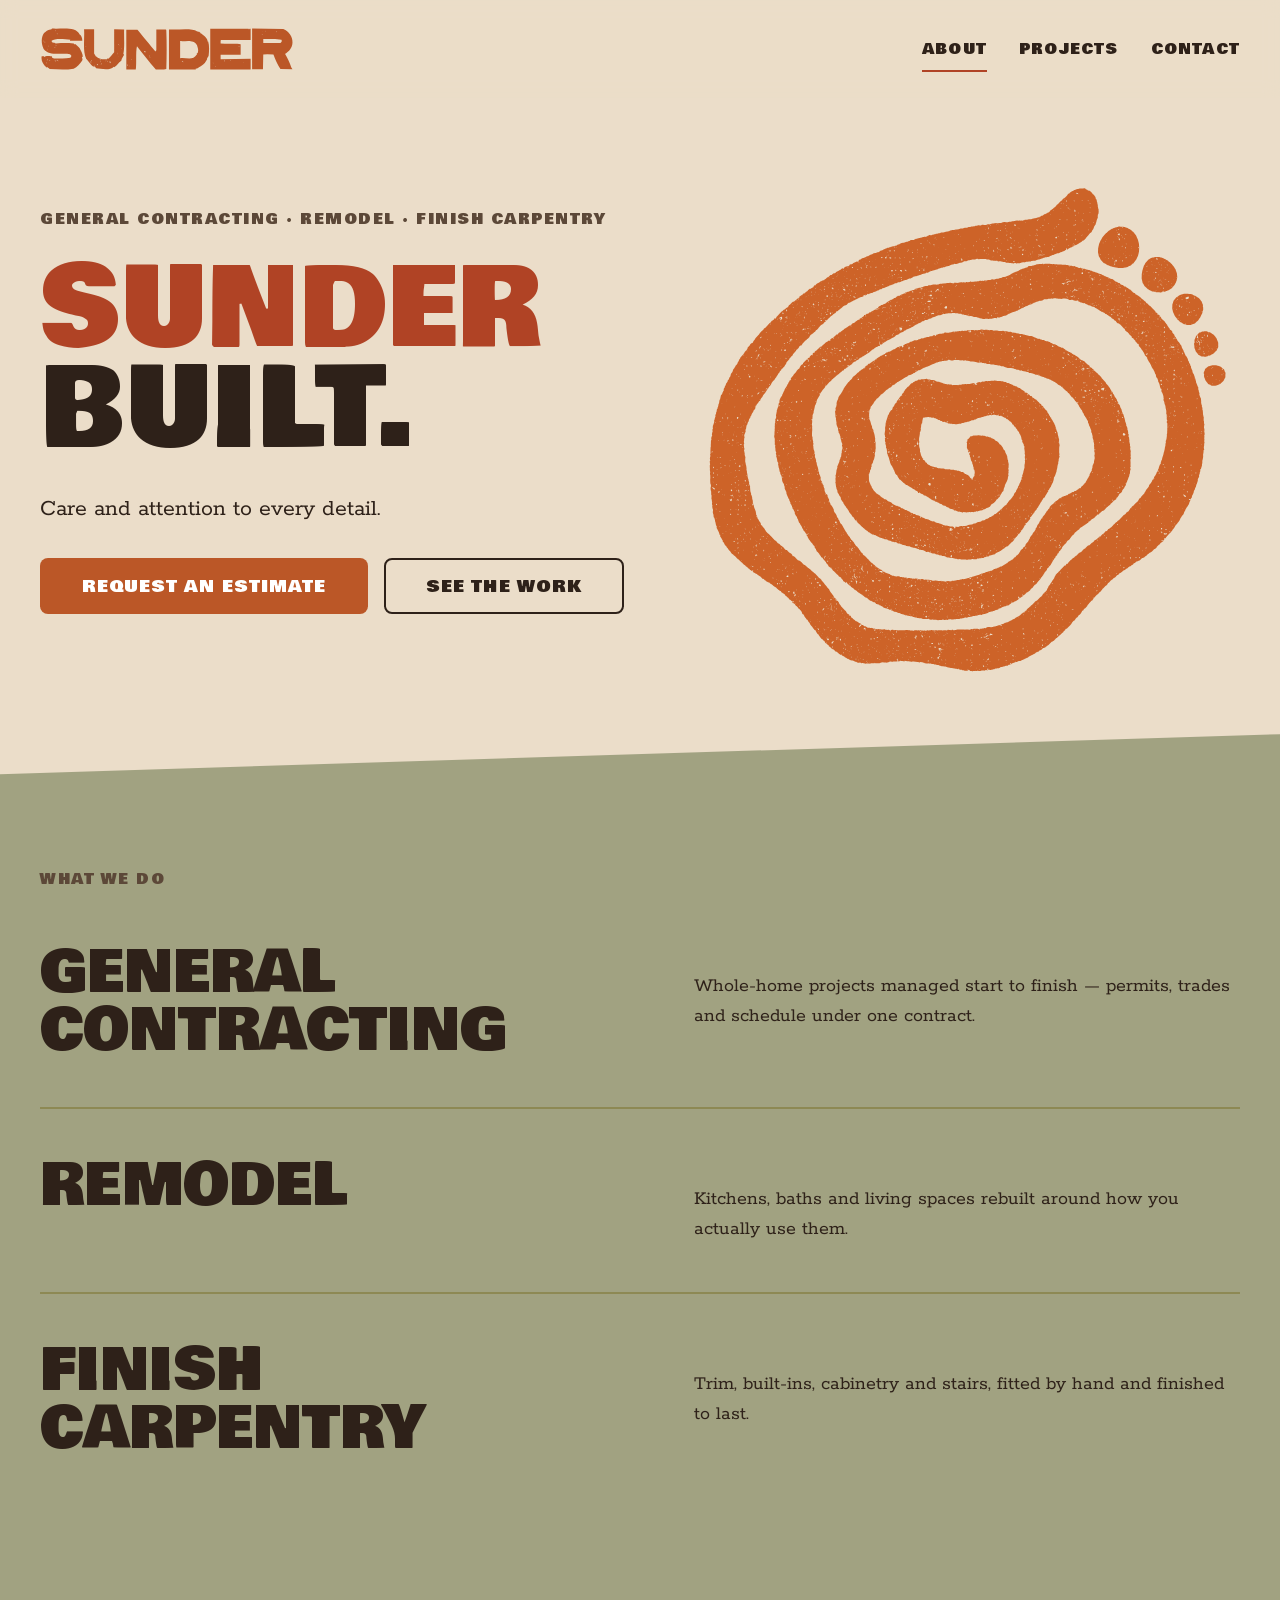
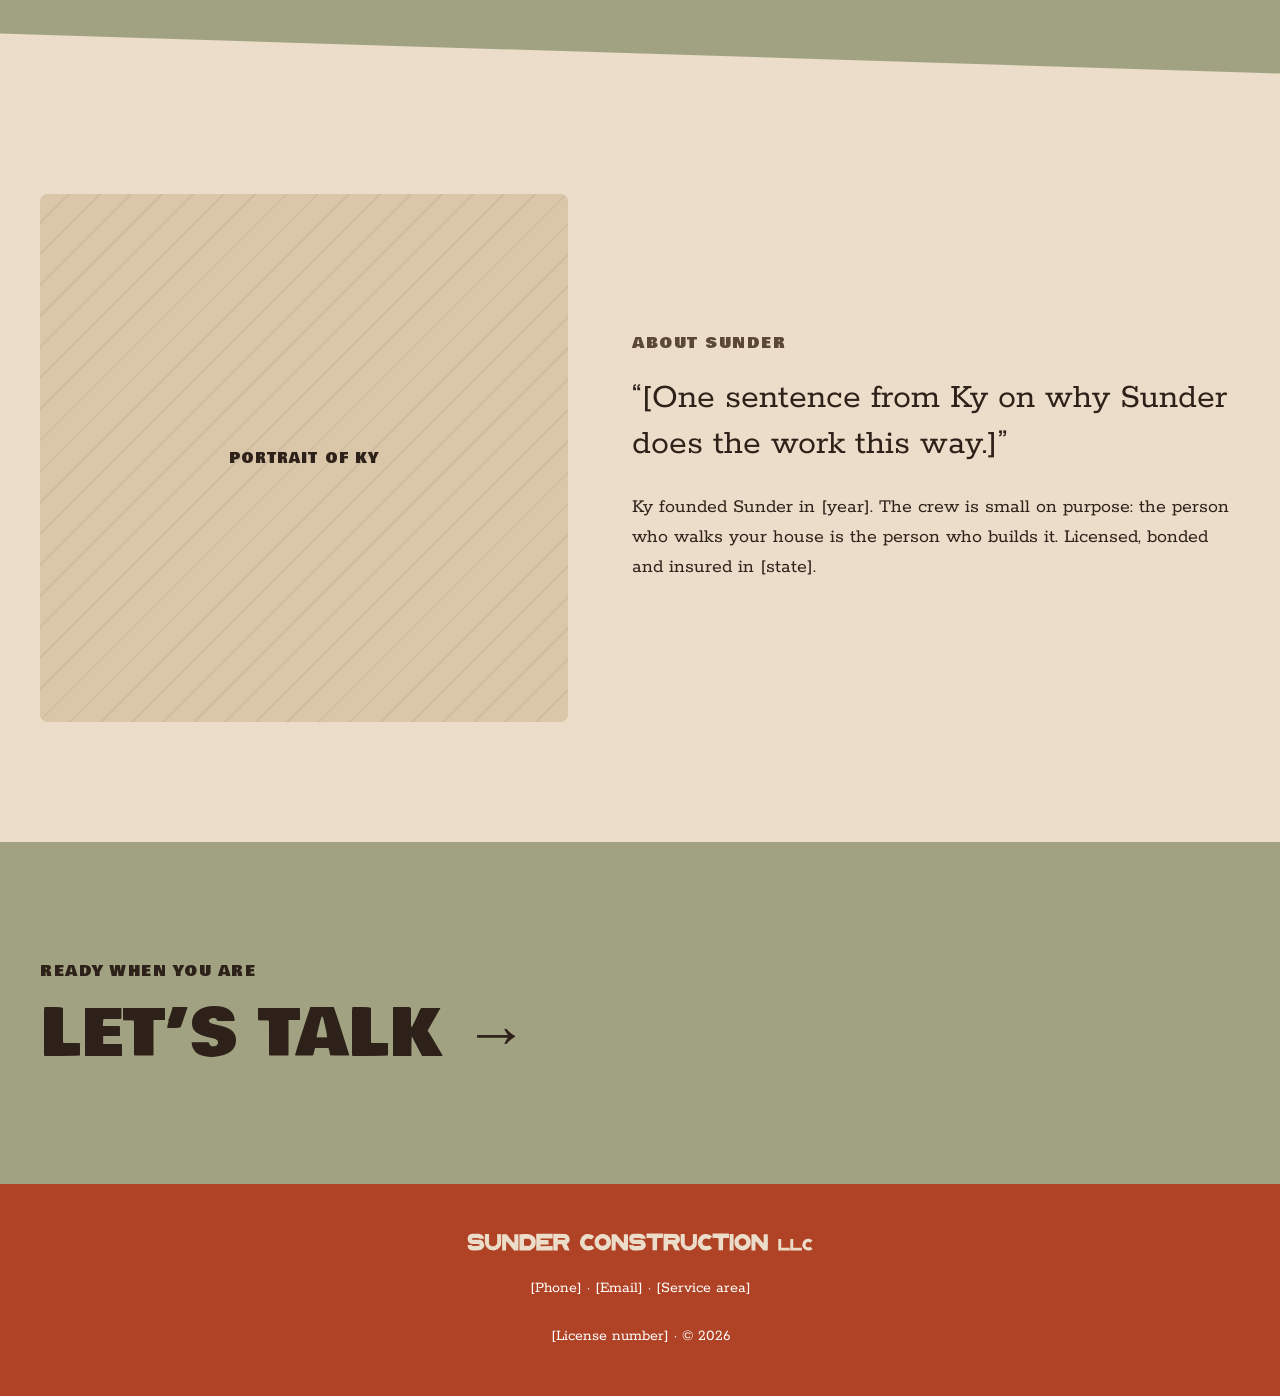
<file: index.html>
<!doctype html>
<html lang="en" class="no-js">
<head>
<meta charset="utf-8">
<meta name="viewport" content="width=device-width, initial-scale=1">
<title>Sunder Construction — Home remodels, built well</title>
<meta name="description" content="Sunder Construction is a general contractor specializing in well-crafted, high-quality home remodels and finish carpentry.">
<meta name="theme-color" content="#ebddc9">
<link rel="icon" href="assets/sunder-spiral.svg" type="image/svg+xml">
<link rel="preconnect" href="https://fonts.googleapis.com">
<link rel="preconnect" href="https://fonts.gstatic.com" crossorigin>
<link rel="stylesheet" href="https://fonts.googleapis.com/css2?family=Bowlby+One&amp;family=Rokkitt:wght@400;700&amp;display=swap">
<link rel="stylesheet" href="css/tokens.css">
<link rel="stylesheet" href="css/site.css">
<script src="js/site.js" defer></script>
</head>
<body>
<a class="skip-link" href="#main">Skip to content</a>
<div class="site">
<img class="bg-mark" src="assets/sunder-spiral.svg" alt="" aria-hidden="true" data-after=".slant">
<header class="nav">
<div class="wrap nav-in">
<a class="nav-logo" href="index.html" aria-label="Sunder home"><img src="assets/sunder-wordmark.svg" alt="Sunder" width="170" height="44"></a>
<nav class="nav-links" aria-label="Main">
<a href="index.html" aria-current="page">About</a>
<a href="projects.html">Projects</a>
<a href="contact.html">Contact</a>
<span class="nav-ul" aria-hidden="true"></span>
</nav>
</div>
</header>

<main id="main">
<section class="wrap about-hero">
<div class="about-hero-text">
<p class="eyebrow">General contracting · Remodel · Finish carpentry</p>
<h1 class="page-title"><span class="line accent">Sunder</span><span class="line line-2">Built.</span></h1>
<p class="lead">Care and attention to every detail.</p>
<div class="actions">
<a class="btn btn-primary" href="contact.html">Request an estimate</a>
<a class="btn btn-secondary" href="projects.html">See the work</a>
</div>
</div>
<div class="about-hero-art" aria-hidden="true">
<svg class="spiral" viewBox="150 63 718 673" preserveAspectRatio="xMidYMid meet" aria-hidden="true" focusable="false"><defs><mask id="sunder-reveal-about" maskUnits="userSpaceOnUse" x="100" y="20" width="820" height="760"><path class="sp-path" d="M524.3 421.2 L525.9 423.2 L528.0 426.0 L530.3 429.0 L532.5 432.0 L534.4 435.0 L535.9 438.0 L537.1 441.0 L538.0 444.0 L538.7 447.0 L539.2 450.0 L539.4 453.0 L539.2 456.0 L538.8 459.0 L538.4 462.0 L537.9 465.0 L537.2 468.0 L536.5 471.0 L535.6 474.0 L534.3 477.0 L532.4 479.7 L529.9 481.8 L527.0 483.2 L524.0 484.2 L521.0 485.1 L518.0 485.9 L515.0 486.5 L512.0 487.0 L509.0 487.1 L506.0 486.8 L503.0 486.3 L500.0 485.8 L497.0 485.0 L494.0 483.8 L491.0 482.1 L488.0 480.3 L485.0 478.8 L482.0 477.3 L479.0 476.0 L476.0 474.8 L473.0 473.6 L470.0 472.6 L467.0 471.7 L464.0 470.9 L461.0 470.0 L458.0 469.1 L455.0 468.1 L452.0 466.9 L449.0 465.7 L446.0 464.3 L443.0 462.8 L440.0 461.0 L437.1 458.7 L434.3 455.9 L431.8 453.0 L429.7 450.0 L428.2 447.0 L427.0 444.0 L425.9 441.0 L425.0 438.0 L424.3 435.0 L423.7 432.0 L423.1 429.0 L422.5 426.0 L422.1 423.0 L421.7 420.0 L421.3 417.0 L420.8 414.0 L420.4 411.0 L420.2 408.0 L420.4 405.0 L420.7 402.0 L421.3 399.0 L422.0 396.0 L422.9 393.0 L423.9 390.0 L424.9 387.0 L426.0 384.0 L427.2 381.0 L428.3 378.0 L429.6 375.0 L431.1 372.0 L433.0 369.2 L435.6 366.7 L438.5 365.0 L441.5 363.7 L444.5 362.5 L447.5 361.5 L450.5 360.6 L453.5 359.9 L456.5 359.6 L459.5 359.6 L462.5 359.8 L465.5 359.9 L468.5 360.0 L471.5 360.0 L474.5 360.0 L477.5 360.2 L480.5 360.4 L483.5 360.6 L486.5 361.0 L489.5 361.4 L492.5 361.7 L495.5 361.7 L498.5 361.3 L501.5 360.8 L504.5 360.4 L507.5 360.1 L510.5 359.7 L513.5 359.3 L516.5 359.0 L519.5 358.6 L522.5 358.2 L525.5 358.1 L528.5 358.0 L531.5 357.9 L534.5 357.8 L537.5 357.6 L540.5 357.5 L543.5 357.6 L546.5 357.9 L549.5 358.4 L552.5 359.0 L555.5 359.5 L558.5 360.1 L561.5 360.7 L564.5 361.6 L567.5 362.6 L570.5 363.9 L573.5 365.4 L576.5 367.2 L579.5 369.2 L582.5 371.5 L585.5 374.1 L588.5 377.0 L591.3 380.0 L593.9 383.0 L596.2 386.0 L598.2 389.0 L599.9 392.0 L601.3 395.0 L602.7 398.0 L604.1 401.0 L605.3 404.0 L606.2 407.0 L607.1 410.0 L607.8 413.0 L608.5 416.0 L608.9 419.0 L609.3 422.0 L609.7 425.0 L609.8 428.0 L609.6 431.0 L609.3 434.0 L609.0 437.0 L608.6 440.0 L608.1 443.0 L607.6 446.0 L607.2 449.0 L606.8 452.0 L606.3 455.0 L605.7 458.0 L605.0 461.0 L604.1 464.0 L603.1 467.0 L602.1 470.0 L600.9 473.0 L599.7 476.0 L598.4 479.0 L597.0 482.0 L595.5 485.0 L593.9 488.0 L592.3 491.0 L590.6 494.0 L588.7 497.0 L586.8 500.0 L584.8 503.0 L582.8 506.0 L580.7 509.0 L578.5 512.0 L576.1 514.9 L573.7 517.7 L571.2 520.6 L568.6 523.5 L566.0 526.3 L563.2 529.0 L560.4 531.5 L557.5 534.0 L554.5 536.4 L551.5 538.6 L548.5 540.5 L545.5 542.2 L542.5 543.8 L539.5 545.3 L536.5 546.7 L533.5 547.9 L530.5 549.1 L527.5 550.2 L524.5 551.1 L521.5 551.8 L518.5 552.5 L515.5 553.3 L512.5 553.9 L509.5 554.3 L506.5 554.4 L503.5 554.3 L500.5 554.0 L497.5 553.6 L494.5 553.3 L491.5 553.0 L488.5 552.6 L485.5 552.2 L482.5 551.8 L479.5 551.5 L476.5 551.1 L473.5 550.5 L470.5 549.8 L467.5 549.1 L464.5 548.3 L461.5 547.6 L458.5 546.7 L455.5 545.7 L452.5 544.8 L449.5 543.8 L446.5 542.9 L443.5 542.0 L440.5 541.2 L437.5 540.2 L434.5 539.2 L431.5 538.1 L428.5 536.9 L425.5 535.9 L422.5 534.9 L419.5 533.8 L416.5 532.6 L413.5 531.5 L410.5 530.3 L407.5 529.0 L404.5 527.7 L401.5 526.4 L398.5 525.0 L395.5 523.6 L392.5 522.1 L389.5 520.4 L386.5 518.3 L383.5 516.2 L380.5 514.0 L377.5 511.7 L374.5 509.4 L371.5 506.8 L368.6 504.0 L365.9 501.0 L363.6 498.0 L361.6 495.0 L359.9 492.0 L358.3 489.0 L356.9 486.0 L355.8 483.0 L355.0 480.0 L354.4 477.0 L353.8 474.0 L353.3 471.0 L352.9 468.0 L352.8 465.0 L353.1 462.0 L353.5 459.0 L353.8 456.0 L354.1 453.0 L354.4 450.0 L354.7 447.0 L355.1 444.0 L355.5 441.0 L356.0 438.0 L356.3 435.0 L356.7 432.0 L357.1 429.0 L357.5 426.0 L357.8 423.0 L357.8 420.0 L357.5 417.0 L357.1 414.0 L356.7 411.0 L356.3 408.0 L355.9 405.0 L355.4 402.0 L355.0 399.0 L354.5 396.0 L354.2 393.0 L353.9 390.0 L353.5 387.0 L353.0 384.0 L352.7 381.0 L352.6 378.0 L353.0 375.0 L353.6 372.0 L354.3 369.0 L355.0 366.0 L355.7 363.0 L356.5 360.0 L357.6 357.0 L359.0 354.1 L360.8 351.2 L363.0 348.4 L365.3 345.5 L367.7 342.8 L370.3 340.2 L373.1 337.6 L376.0 335.0 L378.9 332.6 L381.7 330.3 L384.6 328.0 L387.5 325.8 L390.5 323.7 L393.5 321.6 L396.5 319.6 L399.5 317.5 L402.5 315.5 L405.5 313.7 L408.5 311.9 L411.5 310.2 L414.5 308.7 L417.5 307.3 L420.5 305.8 L423.5 304.2 L426.5 302.7 L429.5 301.3 L432.5 300.1 L435.5 298.8 L438.5 297.5 L441.5 296.2 L444.5 294.9 L447.5 293.7 L450.5 292.5 L453.5 291.6 L456.5 290.8 L459.5 290.0 L462.5 289.4 L465.5 288.8 L468.5 288.2 L471.5 287.8 L474.5 287.4 L477.5 287.0 L480.5 286.6 L483.5 286.3 L486.5 285.9 L489.5 285.6 L492.5 285.4 L495.5 285.2 L498.5 285.0 L501.5 284.9 L504.5 284.6 L507.5 284.3 L510.5 284.1 L513.5 284.0 L516.5 284.0 L519.5 284.1 L522.5 284.1 L525.5 284.1 L528.5 284.2 L531.5 284.5 L534.5 284.9 L537.5 285.1 L540.5 285.4 L543.5 285.8 L546.5 286.2 L549.5 286.7 L552.5 287.3 L555.5 287.8 L558.5 288.4 L561.5 288.9 L564.5 289.4 L567.5 290.0 L570.5 290.5 L573.5 291.1 L576.5 291.8 L579.5 292.7 L582.5 293.7 L585.5 294.4 L588.5 295.1 L591.5 295.8 L594.5 296.6 L597.5 297.5 L600.5 298.4 L603.5 299.3 L606.5 300.3 L609.5 301.3 L612.5 302.4 L615.5 303.6 L618.5 304.6 L621.5 305.8 L624.5 307.1 L627.5 308.5 L630.5 309.9 L633.5 311.3 L636.5 312.7 L639.5 314.3 L642.5 316.0 L645.5 317.9 L648.5 320.0 L651.5 322.0 L654.5 324.2 L657.5 326.8 L660.5 329.5 L663.4 332.2 L666.2 335.0 L668.9 337.8 L671.6 340.6 L674.2 343.5 L676.7 346.5 L678.9 349.5 L681.0 352.5 L683.1 355.5 L685.1 358.5 L686.9 361.5 L688.6 364.5 L690.3 367.5 L691.9 370.5 L693.4 373.5 L694.8 376.5 L696.2 379.5 L697.4 382.5 L698.5 385.5 L699.5 388.5 L700.4 391.5 L701.3 394.5 L702.1 397.5 L702.8 400.5 L703.3 403.5 L703.7 406.5 L704.2 409.5 L704.7 412.5 L705.1 415.5 L705.4 418.5 L705.7 421.5 L706.0 424.5 L706.2 427.5 L706.5 430.5 L706.7 433.5 L706.9 436.5 L706.7 439.5 L706.4 442.5 L705.9 445.5 L705.4 448.5 L704.9 451.5 L704.4 454.5 L703.7 457.5 L702.7 460.5 L701.6 463.5 L700.2 466.5 L698.8 469.5 L697.3 472.5 L695.7 475.5 L693.7 478.5 L691.6 481.5 L689.4 484.5 L686.9 487.4 L684.2 490.1 L681.4 492.8 L678.5 495.3 L675.5 497.5 L672.5 499.5 L669.5 501.4 L666.5 503.2 L663.5 505.1 L660.5 506.9 L657.5 508.8 L654.5 510.8 L651.5 512.8 L648.6 514.9 L645.7 517.2 L642.9 519.7 L640.1 522.5 L637.5 525.5 L635.0 528.5 L632.7 531.4 L630.4 534.2 L628.1 537.1 L625.9 540.0 L623.7 543.0 L621.8 546.0 L619.9 549.0 L618.0 552.0 L616.2 555.0 L614.1 558.0 L612.1 561.0 L610.2 564.0 L608.4 567.0 L606.3 570.0 L604.1 573.0 L601.9 576.0 L599.6 579.0 L597.3 582.0 L595.1 584.9 L592.8 587.8 L590.4 590.5 L587.8 593.2 L584.9 595.6 L582.0 598.0 L579.0 600.5 L576.0 602.8 L573.0 604.8 L570.0 606.7 L567.0 608.5 L564.0 610.2 L561.0 611.9 L558.0 613.4 L555.0 614.7 L552.0 616.0 L549.0 617.3 L546.0 618.7 L543.0 620.0 L540.0 621.0 L537.0 622.0 L534.0 623.1 L531.0 624.1 L528.0 625.2 L525.0 626.0 L522.0 626.7 L519.0 627.4 L516.0 628.1 L513.0 628.9 L510.0 629.7 L507.0 630.2 L504.0 630.6 L501.0 631.0 L498.0 631.4 L495.0 631.7 L492.0 631.9 L489.0 632.2 L486.0 632.4 L483.0 632.6 L480.0 632.9 L477.0 633.2 L474.0 633.3 L471.0 633.3 L468.0 633.1 L465.0 632.9 L462.0 632.6 L459.0 632.3 L456.0 631.9 L453.0 631.4 L450.0 630.9 L447.0 630.5 L444.0 630.0 L441.0 629.5 L438.0 628.9 L435.0 628.2 L432.0 627.6 L429.0 627.1 L426.0 626.4 L423.0 625.7 L420.0 625.0 L417.0 624.4 L414.0 623.7 L411.0 622.8 L408.0 622.0 L405.0 621.1 L402.0 620.2 L399.0 619.3 L396.0 618.4 L393.0 617.4 L390.0 616.2 L387.0 614.7 L384.0 613.0 L381.0 611.4 L378.0 609.6 L375.0 607.6 L372.0 605.6 L369.0 603.4 L366.0 601.1 L363.0 598.6 L360.0 596.0 L357.1 593.4 L354.2 590.8 L351.4 588.0 L348.6 585.2 L345.9 582.4 L343.3 579.5 L340.6 576.5 L338.0 573.5 L335.5 570.5 L333.0 567.5 L330.7 564.5 L328.5 561.5 L326.2 558.5 L324.0 555.5 L321.9 552.5 L320.0 549.5 L318.1 546.5 L316.3 543.5 L314.5 540.5 L312.5 537.5 L310.6 534.5 L308.8 531.5 L307.2 528.5 L305.8 525.5 L304.1 522.5 L302.4 519.5 L300.8 516.5 L299.4 513.5 L298.0 510.5 L296.4 507.5 L295.0 504.5 L293.7 501.5 L292.5 498.5 L291.4 495.5 L290.2 492.5 L288.9 489.5 L287.7 486.5 L286.7 483.5 L285.6 480.5 L284.6 477.5 L283.6 474.5 L282.6 471.5 L281.6 468.5 L280.7 465.5 L279.9 462.5 L279.0 459.5 L278.3 456.5 L277.6 453.5 L276.8 450.5 L276.0 447.5 L275.4 444.5 L274.9 441.5 L274.3 438.5 L273.7 435.5 L273.1 432.5 L272.6 429.5 L272.2 426.5 L271.9 423.5 L271.6 420.5 L271.3 417.5 L270.9 414.5 L270.7 411.5 L270.5 408.5 L270.5 405.5 L270.6 402.5 L270.8 399.5 L271.2 396.5 L271.5 393.5 L271.9 390.5 L272.2 387.5 L272.6 384.5 L273.0 381.5 L273.5 378.5 L274.0 375.5 L274.6 372.5 L275.3 369.5 L276.0 366.5 L276.9 363.5 L277.9 360.5 L279.0 357.5 L280.1 354.5 L281.3 351.5 L282.5 348.5 L284.0 345.5 L285.6 342.5 L287.3 339.5 L289.2 336.5 L291.3 333.5 L293.4 330.5 L295.7 327.5 L298.2 324.5 L300.8 321.6 L303.5 318.9 L306.3 316.2 L309.1 313.6 L311.8 311.0 L314.6 308.5 L317.5 306.0 L320.5 303.5 L323.5 301.2 L326.5 298.9 L329.5 296.6 L332.5 294.4 L335.5 292.2 L338.5 290.1 L341.5 287.9 L344.5 285.7 L347.5 283.6 L350.5 281.5 L353.5 279.6 L356.5 277.5 L359.5 275.3 L362.5 273.2 L365.5 271.2 L368.5 269.4 L371.5 267.6 L374.5 265.7 L377.5 263.8 L380.5 261.8 L383.5 259.9 L386.5 258.1 L389.5 256.3 L392.5 254.5 L395.5 252.8 L398.5 251.0 L401.4 249.3 L404.2 247.5 L407.0 245.8 L410.0 244.3 L413.0 242.8 L416.0 241.1 L419.0 239.4 L422.0 237.7 L425.0 236.2 L428.0 234.6 L431.0 233.2 L434.0 231.9 L437.0 230.7 L440.0 229.5 L443.0 228.2 L446.0 227.1 L449.0 226.0 L452.0 224.9 L455.0 223.9 L458.0 223.1 L461.0 222.4 L464.0 221.8 L467.0 221.2 L470.0 220.8 L473.0 220.4 L476.0 220.1 L479.0 219.8 L482.0 219.6 L485.0 219.5 L488.0 219.4 L491.0 219.2 L494.0 219.0 L497.0 218.9 L500.0 218.7 L503.0 218.5 L506.0 218.6 L509.0 218.6 L512.0 218.6 L515.0 218.7 L518.0 218.8 L521.0 219.1 L524.0 219.4 L527.0 219.6 L530.0 219.8 L533.0 219.9 L536.0 219.7 L539.0 219.3 L542.0 218.5 L545.0 217.7 L548.0 217.0 L551.0 216.4 L554.0 215.7 L557.0 214.9 L560.0 214.0 L563.0 213.1 L566.0 212.2 L569.0 211.3 L572.0 210.3 L575.0 209.3 L578.0 208.2 L581.0 207.1 L584.0 205.8 L587.0 204.6 L590.0 203.5 L593.0 202.4 L596.0 201.4 L599.0 200.4 L602.0 199.6 L605.0 198.9 L608.0 198.3 L611.0 197.8 L614.0 197.4 L617.0 197.0 L620.0 196.7 L623.0 196.6 L626.0 196.6 L629.0 196.8 L632.0 197.0 L635.0 197.3 L638.0 197.7 L641.0 198.1 L644.0 198.5 L647.0 198.8 L650.0 199.1 L653.0 199.4 L656.0 199.7 L659.0 200.2 L662.0 200.8 L665.0 201.7 L668.0 202.5 L671.0 203.3 L674.0 204.2 L677.0 205.2 L680.0 206.2 L683.0 207.4 L686.0 208.5 L689.0 209.7 L692.0 211.1 L695.0 212.5 L698.0 214.0 L701.0 215.5 L704.0 217.2 L707.0 219.0 L710.0 220.7 L713.0 222.4 L716.0 224.4 L719.0 226.6 L722.0 228.8 L725.0 231.1 L728.0 233.4 L731.0 235.9 L734.0 238.4 L737.0 241.1 L740.0 244.0 L742.9 246.8 L745.7 249.6 L748.5 252.5 L751.2 255.4 L753.8 258.3 L756.2 261.1 L758.5 264.0 L761.0 267.0 L763.3 270.0 L765.5 273.0 L767.5 276.0 L769.5 279.0 L771.5 282.0 L773.4 285.0 L775.2 288.0 L777.0 291.0 L778.8 294.0 L780.6 297.0 L782.3 300.0 L783.9 303.0 L785.3 306.0 L786.6 309.0 L787.9 312.0 L789.2 315.0 L790.6 318.0 L791.8 321.0 L793.0 324.0 L794.2 327.0 L795.3 330.0 L796.3 333.0 L797.2 336.0 L797.9 339.0 L798.8 342.0 L799.7 345.0 L800.6 348.0 L801.4 351.0 L802.0 354.0 L802.6 357.0 L803.2 360.0 L803.7 363.0 L804.2 366.0 L804.7 369.0 L805.0 372.0 L805.4 375.0 L805.8 378.0 L806.1 381.0 L806.4 384.0 L806.6 387.0 L806.8 390.0 L807.0 393.0 L807.2 396.0 L807.4 399.0 L807.6 402.0 L807.7 405.0 L807.7 408.0 L807.5 411.0 L807.4 414.0 L807.2 417.0 L807.0 420.0 L806.7 423.0 L806.3 426.0 L805.7 429.0 L805.2 432.0 L804.6 435.0 L804.1 438.0 L803.5 441.0 L802.8 444.0 L802.1 447.0 L801.4 450.0 L800.5 453.0 L799.7 456.0 L798.6 459.0 L797.6 462.0 L796.5 465.0 L795.4 468.0 L794.2 471.0 L793.0 474.0 L791.7 477.0 L790.3 480.0 L788.8 483.0 L787.2 486.0 L785.5 489.0 L783.8 492.0 L782.0 495.0 L780.2 498.0 L778.3 501.0 L776.3 504.0 L774.3 507.0 L772.1 510.0 L769.7 513.0 L767.3 516.0 L764.9 518.9 L762.4 521.7 L759.9 524.3 L757.5 526.9 L755.1 529.6 L752.4 532.4 L749.5 535.2 L746.7 538.0 L743.9 540.7 L741.0 543.4 L738.1 545.8 L735.3 548.1 L732.4 550.4 L729.5 552.9 L726.5 555.2 L723.5 557.4 L720.5 559.5 L717.5 561.6 L714.5 563.9 L711.5 566.2 L708.5 568.5 L705.5 570.7 L702.5 572.9 L699.5 575.2 L696.5 577.5 L693.5 579.8 L690.5 582.2 L687.7 584.7 L684.9 587.2 L682.0 589.7 L679.0 592.3 L676.1 595.0 L673.3 597.7 L670.5 600.5 L667.9 603.1 L665.2 605.6 L662.6 608.2 L659.9 610.9 L657.3 613.6 L654.7 616.2 L652.3 619.0 L650.1 622.0 L647.9 625.0 L645.7 628.0 L643.5 631.0 L641.2 634.0 L638.9 637.0 L636.6 640.0 L634.1 643.0 L631.6 646.0 L628.9 648.9 L626.0 651.7 L623.1 654.4 L620.3 657.1 L617.4 659.8 L614.5 662.5 L611.5 665.2 L608.5 667.8 L605.5 670.3 L602.5 672.6 L599.5 674.9 L596.5 676.9 L593.5 678.8 L590.5 680.7 L587.5 682.4 L584.5 683.9 L581.5 685.4 L578.5 686.8 L575.5 688.1 L572.5 689.4 L569.5 690.6 L566.5 691.7 L563.5 692.6 L560.5 693.4 L557.5 694.1 L554.5 694.9 L551.5 695.6 L548.5 696.3 L545.5 697.0 L542.5 697.6 L539.5 698.1 L536.5 698.7 L533.5 699.2 L530.5 699.6 L527.5 700.1 L524.5 700.4 L521.5 700.7 L518.5 700.8 L515.5 700.8 L512.5 700.6 L509.5 700.3 L506.5 700.1 L503.5 700.0 L500.5 699.8 L497.5 699.5 L494.5 699.2 L491.5 698.9 L488.5 698.6 L485.5 698.3 L482.5 698.1 L479.5 698.0 L476.5 698.0 L473.5 697.8 L470.5 697.6 L467.5 697.2 L464.5 697.1 L461.5 697.0 L458.5 696.9 L455.5 696.7 L452.5 696.5 L449.5 696.5 L446.5 696.5 L443.5 696.5 L440.5 696.5 L437.5 696.5 L434.5 696.5 L431.5 696.5 L428.5 696.5 L425.5 696.5 L422.5 696.5 L419.5 696.5 L416.5 696.4 L413.5 696.3 L410.5 696.1 L407.5 696.0 L404.5 696.0 L401.5 696.0 L398.5 696.0 L395.5 696.0 L392.5 696.0 L389.5 696.0 L386.5 696.0 L383.5 696.1 L380.5 696.2 L377.5 696.0 L374.5 695.6 L371.5 695.0 L368.5 694.4 L365.5 693.6 L362.5 692.8 L359.5 691.8 L356.5 690.7 L353.5 689.6 L350.5 688.2 L347.5 686.4 L344.5 684.4 L341.5 682.4 L338.5 680.3 L335.5 677.9 L332.6 675.3 L329.8 672.5 L327.1 669.8 L324.4 666.9 L321.8 664.0 L319.4 661.0 L317.1 658.0 L314.9 655.0 L312.5 652.0 L310.2 649.0 L308.0 646.0 L305.8 643.0 L303.6 640.0 L301.5 637.0 L299.3 634.0 L297.1 631.0 L294.6 628.0 L292.0 625.0 L289.3 622.1 L286.6 619.4 L283.8 616.6 L280.9 613.9 L278.0 611.3 L275.0 608.6 L272.0 606.0 L269.0 603.6 L266.0 601.2 L263.0 598.8 L260.0 596.6 L257.0 594.3 L254.0 592.0 L251.0 589.8 L248.0 587.5 L245.0 585.2 L242.0 582.9 L239.0 580.6 L236.0 578.3 L233.0 576.0 L230.0 573.7 L227.0 571.1 L224.0 568.5 L221.0 565.8 L218.1 563.0 L215.2 560.3 L212.5 557.4 L209.8 554.5 L207.2 551.5 L204.8 548.5 L202.6 545.5 L200.6 542.5 L198.9 539.5 L197.4 536.5 L196.1 533.5 L194.8 530.5 L193.5 527.5 L192.4 524.5 L191.4 521.5 L190.5 518.5 L189.6 515.5 L188.7 512.5 L187.8 509.5 L187.1 506.5 L186.5 503.5 L185.8 500.5 L185.1 497.5 L184.4 494.5 L183.8 491.5 L183.2 488.5 L182.8 485.5 L182.3 482.5 L181.9 479.5 L181.6 476.5 L181.2 473.5 L180.8 470.5 L180.5 467.5 L180.2 464.5 L179.9 461.5 L179.7 458.5 L179.4 455.5 L179.2 452.5 L179.1 449.5 L179.0 446.5 L179.0 443.5 L179.0 440.5 L179.1 437.5 L179.4 434.5 L179.6 431.5 L179.8 428.5 L180.0 425.5 L180.1 422.5 L180.3 419.5 L180.5 416.5 L180.7 413.5 L180.9 410.5 L181.2 407.5 L181.6 404.5 L181.9 401.5 L182.3 398.5 L182.7 395.5 L183.2 392.5 L183.7 389.5 L184.4 386.5 L185.3 383.5 L186.0 380.5 L186.8 377.5 L187.7 374.5 L188.7 371.5 L190.0 368.5 L191.4 365.5 L192.7 362.5 L194.1 359.5 L195.6 356.5 L197.1 353.5 L198.7 350.5 L200.2 347.5 L201.9 344.5 L203.6 341.5 L205.4 338.5 L207.3 335.5 L209.2 332.5 L211.2 329.5 L213.2 326.5 L215.1 323.5 L217.1 320.5 L219.1 317.5 L221.3 314.5 L223.5 311.5 L225.7 308.5 L227.7 305.5 L230.0 302.5 L232.4 299.5 L234.8 296.5 L237.2 293.5 L239.6 290.5 L241.9 287.5 L244.3 284.5 L247.0 281.5 L249.7 278.5 L252.4 275.5 L255.1 272.5 L257.8 269.5 L260.6 266.7 L263.5 263.9 L266.4 261.0 L269.3 258.1 L272.1 255.4 L275.0 252.6 L278.0 250.0 L281.0 247.3 L284.0 244.5 L287.0 241.8 L290.0 239.2 L293.0 236.7 L296.0 234.1 L299.0 231.5 L302.0 228.9 L305.0 226.5 L308.0 224.2 L311.0 222.0 L314.0 219.7 L317.0 217.2 L320.0 215.0 L323.0 213.0 L326.0 211.3 L329.0 209.6 L332.0 207.8 L335.0 206.0 L338.0 204.2 L341.0 202.6 L344.0 201.0 L347.0 199.6 L350.0 198.2 L353.0 196.7 L356.0 195.3 L359.0 194.1 L362.0 192.8 L365.0 191.4 L368.0 190.0 L371.0 188.6 L374.0 187.3 L377.0 185.9 L380.0 184.5 L383.0 183.1 L386.0 181.8 L389.0 180.6 L392.0 179.4 L395.0 178.3 L398.0 177.1 L401.0 176.1 L404.0 175.0 L407.0 173.9 L410.0 172.7 L413.0 171.5 L416.0 170.3 L419.0 169.2 L422.0 168.3 L425.0 167.4 L428.0 166.5 L431.0 165.5 L434.0 164.4 L437.0 163.2 L440.0 162.2 L443.0 161.2 L446.0 160.3 L449.0 159.3 L452.0 158.4 L455.0 157.6 L458.0 156.7 L461.0 155.9 L464.0 155.0 L467.0 154.2 L470.0 153.4 L473.0 152.7 L476.0 152.0 L479.0 151.3 L482.0 150.5 L485.0 149.7 L488.0 148.8 L491.0 148.1 L494.0 147.4 L497.0 146.9 L500.0 146.4 L503.0 145.9 L506.0 145.5 L509.0 145.2 L512.0 144.9 L515.0 144.7 L518.0 144.4 L521.0 144.2 L524.0 143.9 L527.0 143.7 L530.0 143.4 L533.0 143.2 L536.0 142.9 L539.0 142.6 L542.0 142.4 L545.0 142.2 L548.0 142.0 L551.0 141.8 L554.0 141.6 L557.0 141.6 L560.0 141.6 L563.0 141.7 L566.0 141.8 L569.0 141.9 L572.0 141.9 L575.0 141.6 L578.0 141.2 L581.0 140.6 L584.0 139.9 L587.0 139.4 L590.0 138.7 L593.0 138.1 L596.0 137.4 L599.0 136.8 L602.0 136.1 L605.0 135.5 L608.0 134.8 L611.0 134.1 L614.0 133.3 L617.0 132.6 L620.0 131.7 L623.0 130.7 L626.0 129.6 L629.0 128.3 L632.0 127.0 L635.0 125.5 L638.0 124.0 L641.0 122.2 L644.0 120.1 L646.9 117.9 L649.6 115.4 L652.2 112.7 L654.8 109.9 L657.3 107.2 L659.7 104.4 L661.8 101.5 L663.3 98.5 L663.9 95.6 L664.1 93.0" fill="none" stroke="#fff" stroke-width="62" stroke-linecap="round" stroke-linejoin="round" pathLength="1"/><circle class="sp-dot" cx="716.8" cy="149.9" r="39.5" fill="#fff" style="animation-delay:2.25s"/><circle class="sp-dot" cx="771.6" cy="187.3" r="34.5" fill="#fff" style="animation-delay:2.39s"/><circle class="sp-dot" cx="811.0" cy="233.6" r="30.6" fill="#fff" style="animation-delay:2.53s"/><circle class="sp-dot" cx="835.9" cy="281.9" r="25.3" fill="#fff" style="animation-delay:2.67s"/><circle class="sp-dot" cx="847.9" cy="324.8" r="22.2" fill="#fff" style="animation-delay:2.81s"/><rect class="sp-fill" x="100" y="20" width="820" height="760" fill="#fff"/></mask></defs><image href="assets/sunder-spiral.svg" x="150" y="63" width="718" height="673" mask="url(#sunder-reveal-about)"/></svg>
</div>
</section>

<section class="slant services" aria-labelledby="services-title">
<div class="wrap">
<p class="eyebrow" id="services-title">What we do</p>
<div class="svc">
<h2 class="h2">General contracting</h2>
<p>Whole-home projects managed start to finish — permits, trades and schedule under one contract.</p>
</div>
<div class="svc">
<h2 class="h2">Remodel</h2>
<p>Kitchens, baths and living spaces rebuilt around how you actually use them.</p>
</div>
<div class="svc">
<h2 class="h2">Finish carpentry</h2>
<p>Trim, built-ins, cabinetry and stairs, fitted by hand and finished to last.</p>
</div>
</div>
</section>

<section class="owner">
<div class="wrap" data-reveal>
<div class="photo owner-photo">
<div class="par" aria-hidden="true"></div>
<span class="photo-label">Portrait of Ky</span>
</div>
<div class="owner-text">
<p class="eyebrow">About Sunder</p>
<p class="owner-quote">“[One sentence from Ky on why Sunder does the work this way.]”</p>
<p>Ky founded Sunder in [year]. The crew is small on purpose: the person who walks your house is the person who builds it. Licensed, bonded and insured in [state].</p>
</div>
</div>
</section>
</main>
<section class="on-green cta">
<div class="wrap">
<p class="eyebrow">Ready when you are</p>
<a class="big-link" href="contact.html">Let’s talk →</a>
</div>
<footer class="footer dark">
<div class="wrap">
<img src="assets/sunder-construction-llc.svg" alt="Sunder Construction LLC" width="348" height="20">
<span>[Phone] · [Email] · [Service area]</span>
<span>[License number] · © 2026</span>
</div>
</footer>
</section>
</div>
</body>
</html>
</file>
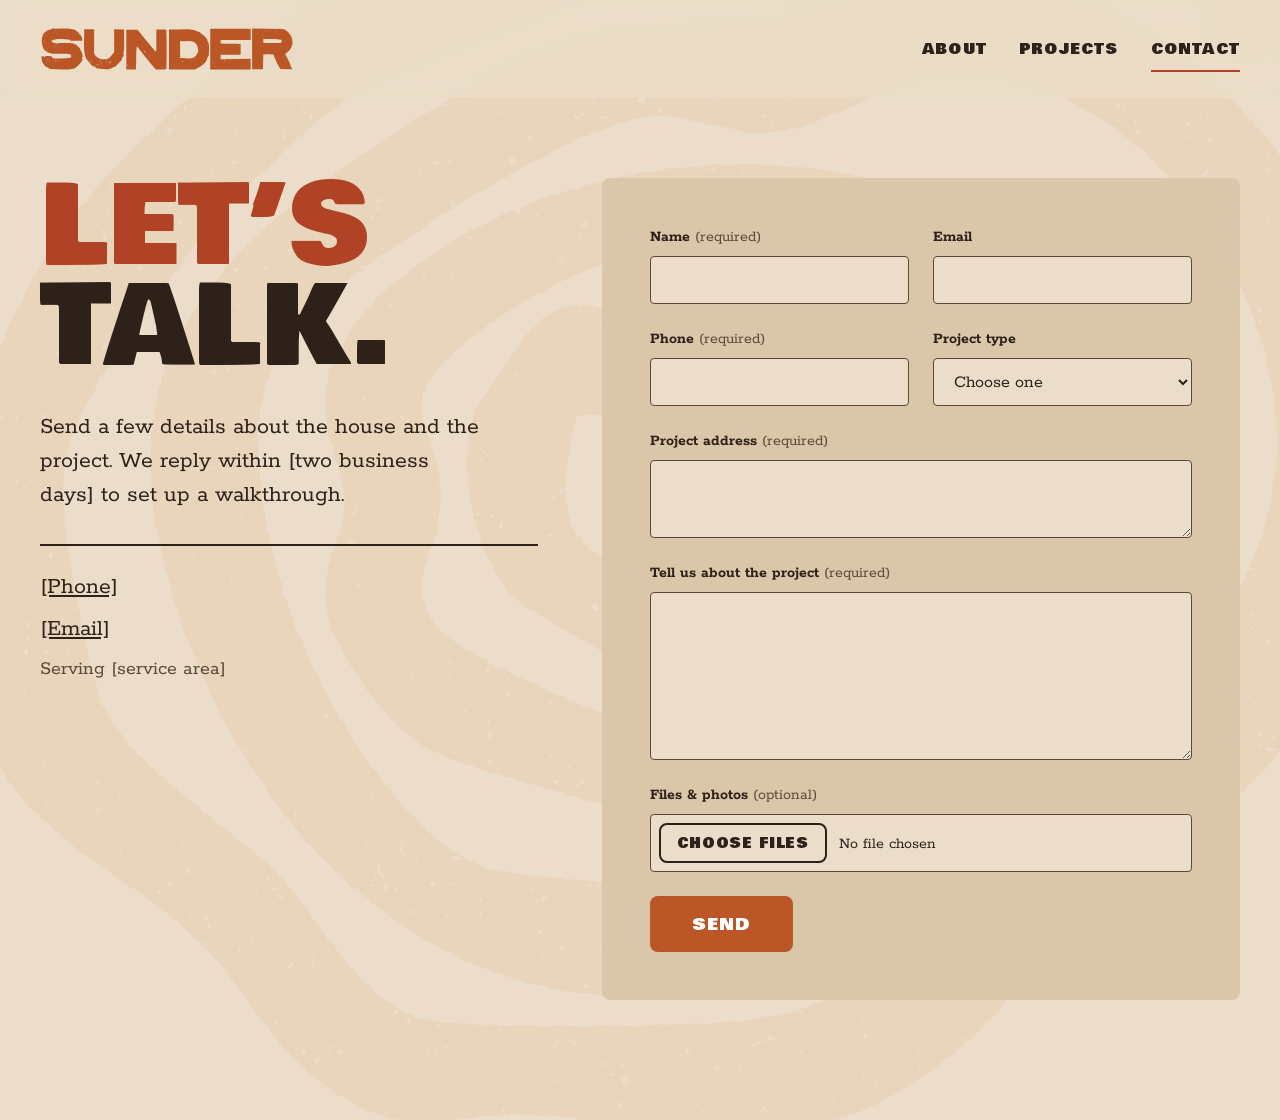
<file: contact.html>
<!doctype html>
<html lang="en" class="no-js">
<head>
<meta charset="utf-8">
<meta name="viewport" content="width=device-width, initial-scale=1">
<title>Contact — Sunder Construction</title>
<meta name="description" content="Request an estimate from Sunder Construction. Send a few details about your house and project.">
<meta name="theme-color" content="#ebddc9">
<link rel="icon" href="assets/sunder-spiral.svg" type="image/svg+xml">
<link rel="preconnect" href="https://fonts.googleapis.com">
<link rel="preconnect" href="https://fonts.gstatic.com" crossorigin>
<link rel="stylesheet" href="https://fonts.googleapis.com/css2?family=Bowlby+One&amp;family=Rokkitt:wght@400;700&amp;display=swap">
<link rel="stylesheet" href="css/tokens.css">
<link rel="stylesheet" href="css/site.css">
<script src="js/site.js" defer></script>
</head>
<body>
<a class="skip-link" href="#main">Skip to content</a>
<div class="site">
<img class="bg-mark is-on" src="assets/sunder-spiral.svg" alt="" aria-hidden="true">
<header class="nav">
<div class="wrap nav-in">
<a class="nav-logo" href="index.html" aria-label="Sunder home"><img src="assets/sunder-wordmark.svg" alt="Sunder" width="170" height="44"></a>
<nav class="nav-links" aria-label="Main">
<a href="index.html">About</a>
<a href="projects.html">Projects</a>
<a href="contact.html" aria-current="page">Contact</a>
<span class="nav-ul" aria-hidden="true"></span>
</nav>
</div>
</header>

<main id="main">
<section class="wrap contact">
<div class="contact-info">
<h1 class="page-title line"><span class="accent">Let’s</span> talk.</h1>
<p class="lead">Send a few details about the house and the project. We reply within [two business days] to set up a walkthrough.</p>
<div class="contact-lines">
<a href="tel:+10000000000">[Phone]</a>
<a href="mailto:hello@example.com">[Email]</a>
<span>Serving [service area]</span>
</div>
</div>
<div class="contact-card">
<!--
  JobTread web form: submissions become leads in Sunder's JobTread account.
  JobTread's script (web-form.js, loaded below) finds this form by data-jobtread-web-form and posts it.
  Restyled to match the site. Do NOT change: the data-* attributes on <form> and the submit button,
  any field "name", or the Project type option text (they map to JobTread fields).
  The thank-you text is data-success-message; it can also be edited in JobTread.
-->
<form class="jtwf form" id="estimate-form" data-jobtread-web-form="true" data-key="22TcevGstXqnFSppGbxkJBGznvcLyyrP5s" data-success-message="Thanks! We will follow up soon.">
<div class="field">
<label for="f-name">Name <span class="req">(required)</span></label>
<input id="f-name" name="contact.name" type="text" autocomplete="name" required aria-describedby="f-name-err">
<p class="field-error" id="f-name-err" hidden></p>
</div>
<div class="field">
<label for="f-email">Email</label>
<input id="f-email" name="contact.custom.22PfzRCeVRmx" type="email" autocomplete="email" aria-describedby="f-email-err">
<p class="field-error" id="f-email-err" hidden></p>
</div>
<div class="field">
<label for="f-phone">Phone <span class="req">(required)</span></label>
<input id="f-phone" name="contact.custom.22PfzRCeY45y" type="tel" autocomplete="tel" required aria-describedby="f-phone-err">
<p class="field-error" id="f-phone-err" hidden></p>
</div>
<div class="field">
<label for="f-type">Project type</label>
<select id="f-type" name="job.custom.22PgAPYSQ9Zt" aria-describedby="f-type-err"><option value="">Choose one</option><option>New Construction</option><option>Remodel</option><option>Maintenance / Repair</option><option>Service</option><option>Finish Carpentry/Custom Woodworking</option><option>Other</option></select>
<p class="field-error" id="f-type-err" hidden></p>
</div>
<div class="field field-wide">
<label for="f-address">Project address <span class="req">(required)</span></label>
<textarea id="f-address" name="location.address" rows="2" autocomplete="street-address" required aria-describedby="f-address-err"></textarea>
<p class="field-error" id="f-address-err" hidden></p>
</div>
<div class="field field-wide">
<label for="f-message">Tell us about the project <span class="req">(required)</span></label>
<textarea id="f-message" name="job.description" rows="5" required aria-describedby="f-message-err"></textarea>
<p class="field-error" id="f-message-err" hidden></p>
</div>
<div class="field field-wide">
<label for="f-files">Files &amp; photos <span class="req">(optional)</span></label>
<input id="f-files" name="account.files" type="file" multiple>
</div>
<div class="field-wide"><button class="btn btn-primary" type="submit" data-submit-button="true">Send</button></div>
</form>
<script async src="https://app.jobtread.com/web-form.js"></script>
</div>
</section>
</main>
</div>
</body>
</html>
</file>
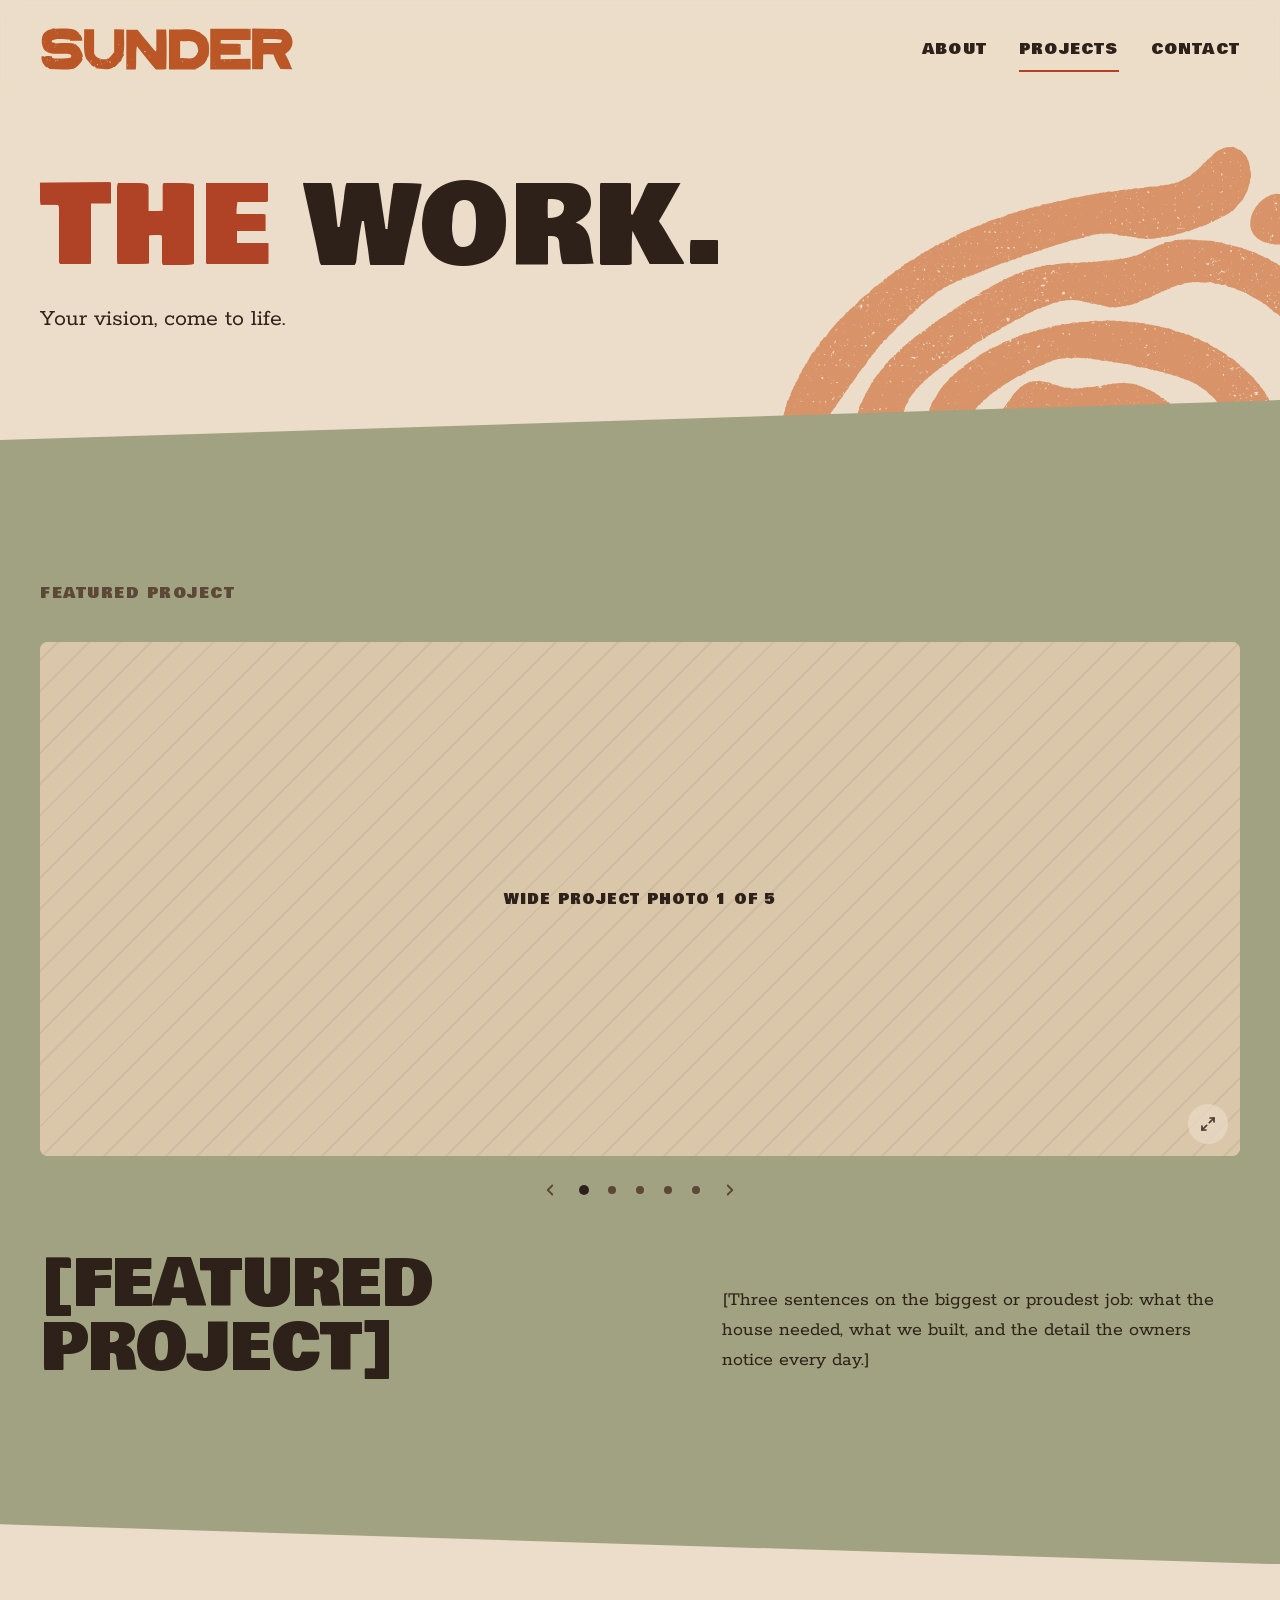
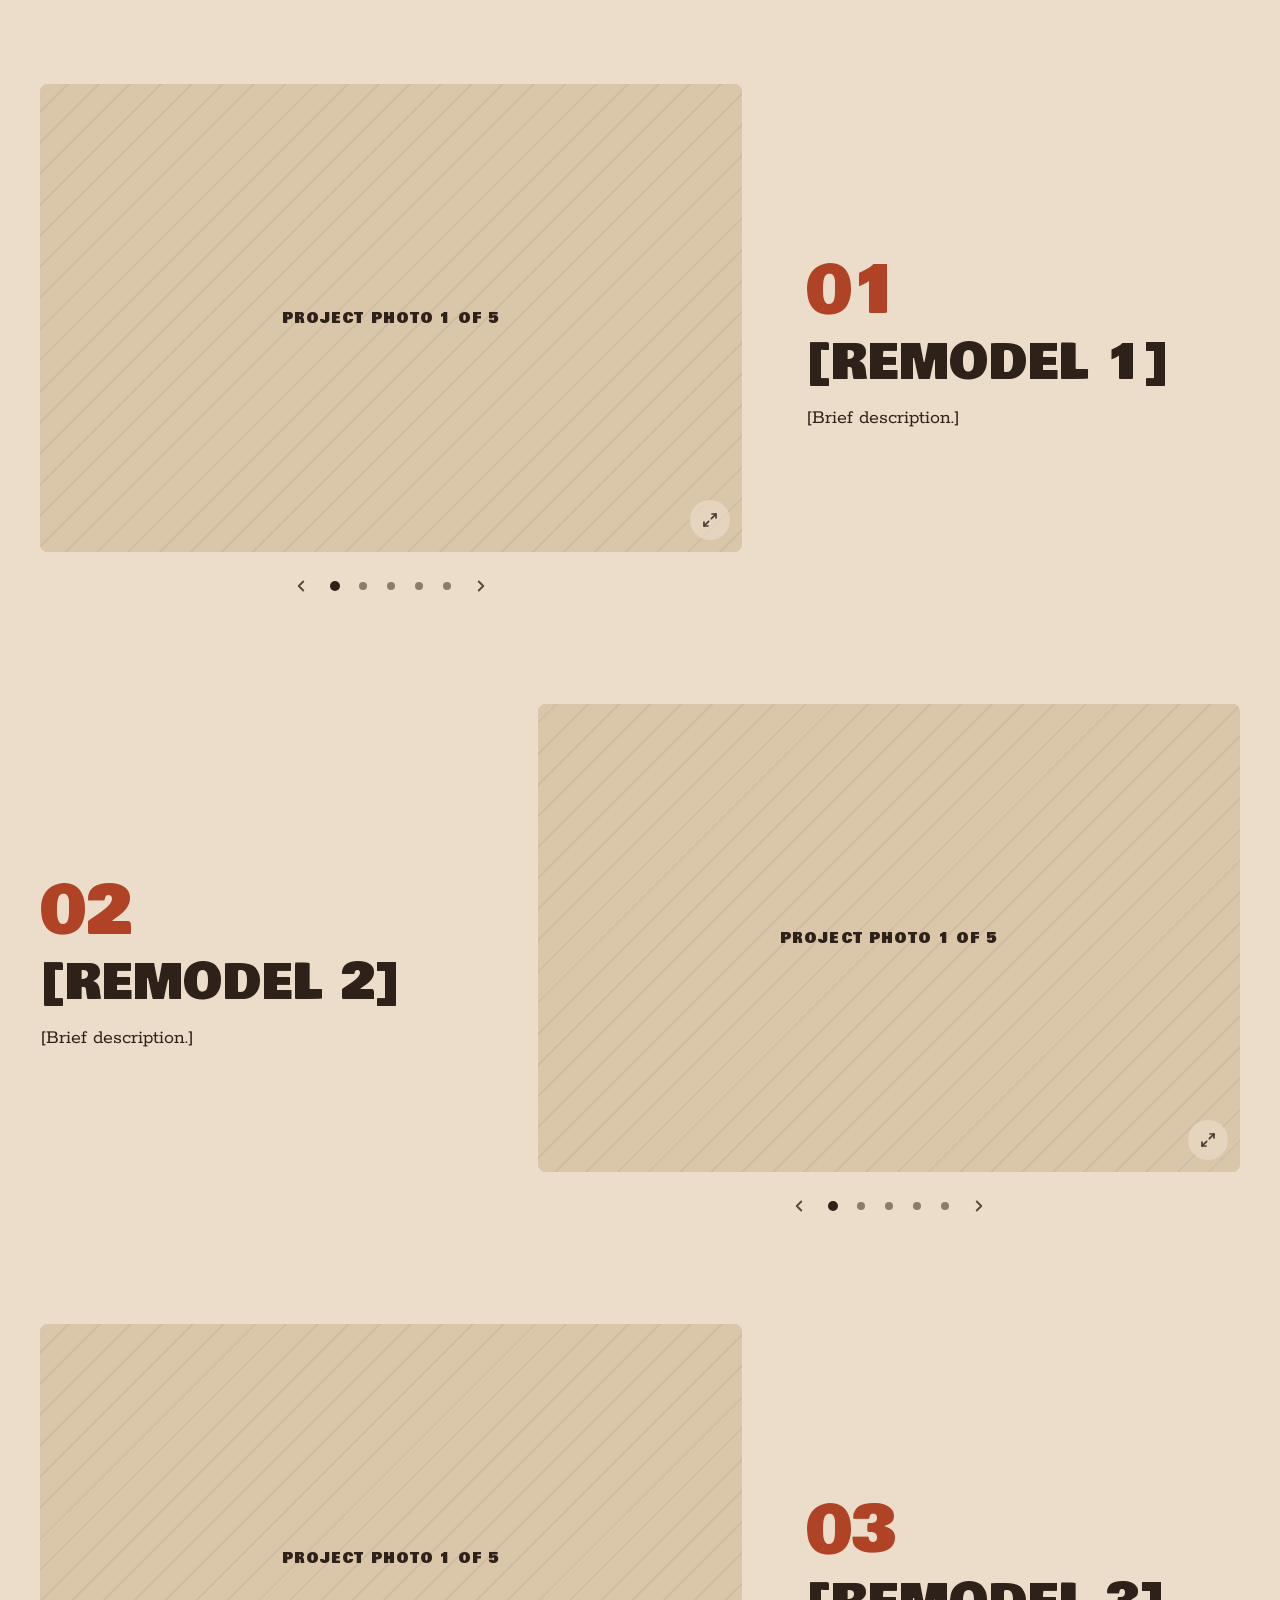
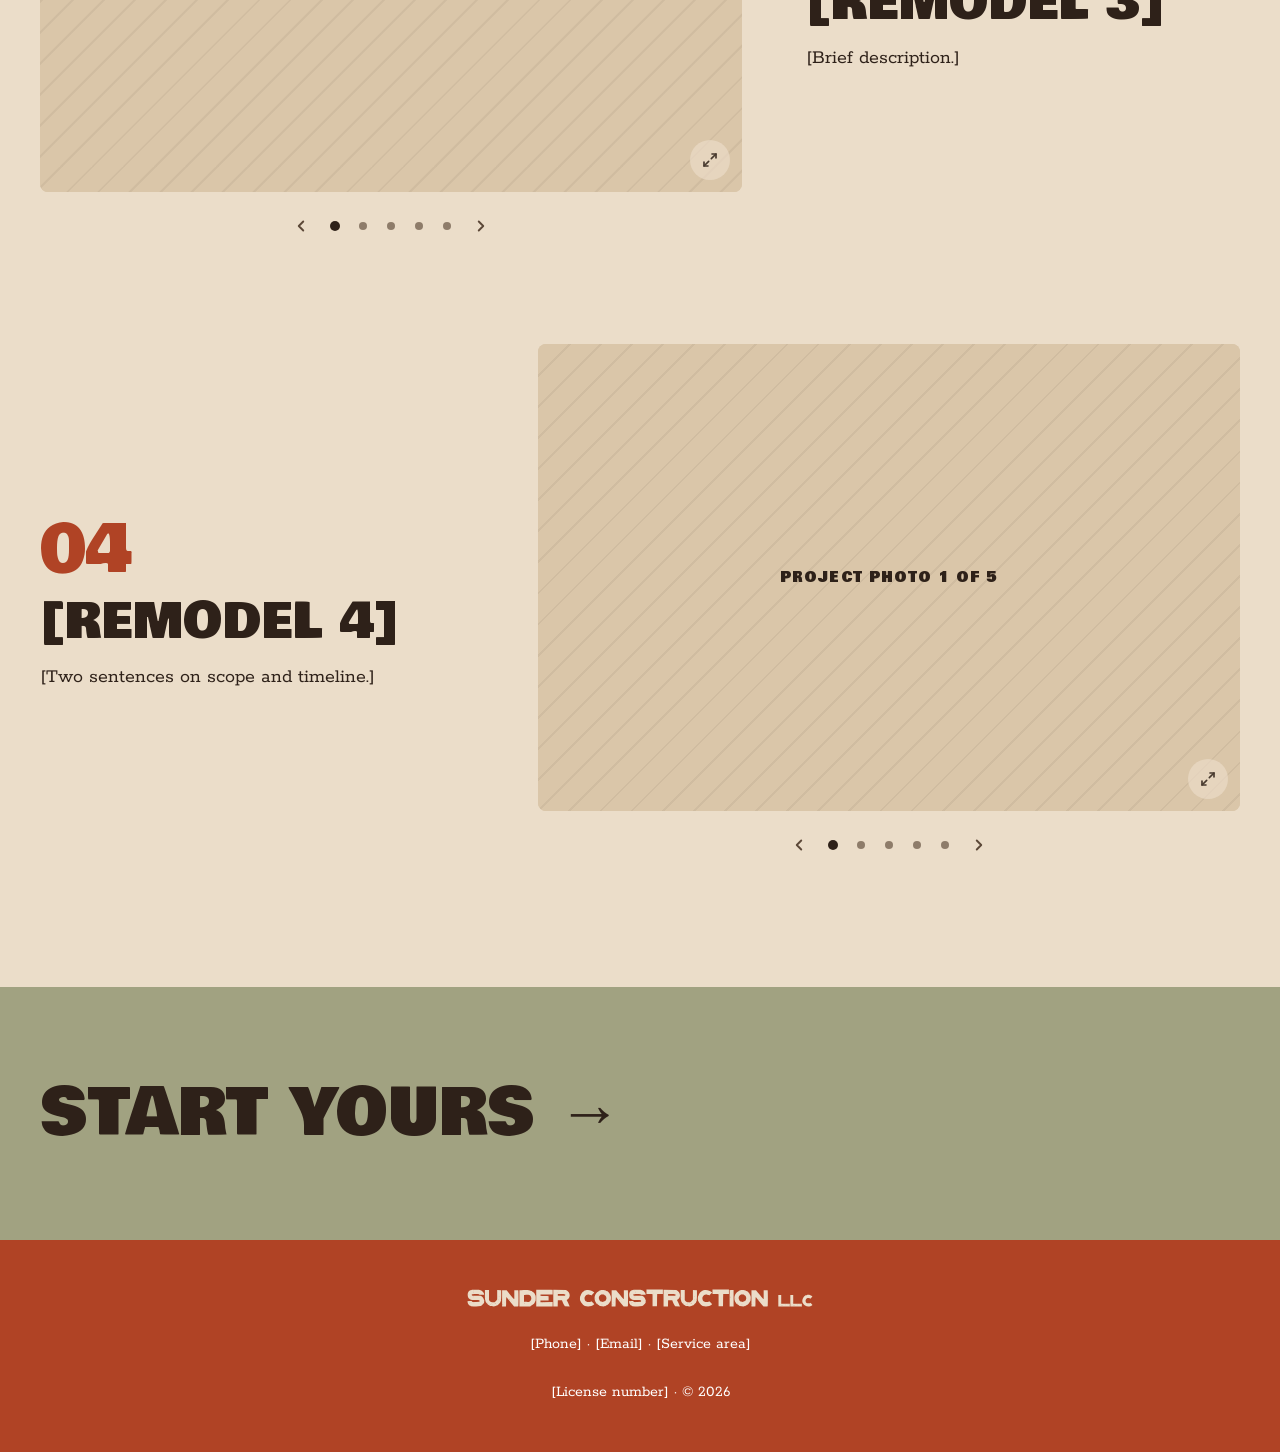
<file: projects.html>
<!doctype html>
<html lang="en" class="no-js">
<head>
<meta charset="utf-8">
<meta name="viewport" content="width=device-width, initial-scale=1">
<title>Projects — Sunder Construction</title>
<meta name="description" content="Finished Sunder Construction remodels: kitchens, baths, finish carpentry and whole-home renovations.">
<meta name="theme-color" content="#ebddc9">
<link rel="icon" href="assets/sunder-spiral.svg" type="image/svg+xml">
<link rel="preconnect" href="https://fonts.googleapis.com">
<link rel="preconnect" href="https://fonts.gstatic.com" crossorigin>
<link rel="stylesheet" href="https://fonts.googleapis.com/css2?family=Bowlby+One&amp;family=Rokkitt:wght@400;700&amp;display=swap">
<link rel="stylesheet" href="css/tokens.css">
<link rel="stylesheet" href="css/site.css">
<script src="js/site.js" defer></script>
</head>
<body>
<a class="skip-link" href="#main">Skip to content</a>
<div class="site">
<img class="bg-mark" src="assets/sunder-spiral.svg" alt="" aria-hidden="true" data-after=".slant">
<header class="nav">
<div class="wrap nav-in">
<a class="nav-logo" href="index.html" aria-label="Sunder home"><img src="assets/sunder-wordmark.svg" alt="Sunder" width="170" height="44"></a>
<nav class="nav-links" aria-label="Main">
<a href="index.html">About</a>
<a href="projects.html" aria-current="page">Projects</a>
<a href="contact.html">Contact</a>
<span class="nav-ul" aria-hidden="true"></span>
</nav>
</div>
</header>

<main id="main">
<section class="wrap projects-hero">
<svg class="spiral" viewBox="150 63 718 673" preserveAspectRatio="xMidYMin slice" aria-hidden="true" focusable="false"><defs><mask id="sunder-reveal-projects" maskUnits="userSpaceOnUse" x="100" y="20" width="820" height="760"><path class="sp-path" d="M524.3 421.2 L525.9 423.2 L528.0 426.0 L530.3 429.0 L532.5 432.0 L534.4 435.0 L535.9 438.0 L537.1 441.0 L538.0 444.0 L538.7 447.0 L539.2 450.0 L539.4 453.0 L539.2 456.0 L538.8 459.0 L538.4 462.0 L537.9 465.0 L537.2 468.0 L536.5 471.0 L535.6 474.0 L534.3 477.0 L532.4 479.7 L529.9 481.8 L527.0 483.2 L524.0 484.2 L521.0 485.1 L518.0 485.9 L515.0 486.5 L512.0 487.0 L509.0 487.1 L506.0 486.8 L503.0 486.3 L500.0 485.8 L497.0 485.0 L494.0 483.8 L491.0 482.1 L488.0 480.3 L485.0 478.8 L482.0 477.3 L479.0 476.0 L476.0 474.8 L473.0 473.6 L470.0 472.6 L467.0 471.7 L464.0 470.9 L461.0 470.0 L458.0 469.1 L455.0 468.1 L452.0 466.9 L449.0 465.7 L446.0 464.3 L443.0 462.8 L440.0 461.0 L437.1 458.7 L434.3 455.9 L431.8 453.0 L429.7 450.0 L428.2 447.0 L427.0 444.0 L425.9 441.0 L425.0 438.0 L424.3 435.0 L423.7 432.0 L423.1 429.0 L422.5 426.0 L422.1 423.0 L421.7 420.0 L421.3 417.0 L420.8 414.0 L420.4 411.0 L420.2 408.0 L420.4 405.0 L420.7 402.0 L421.3 399.0 L422.0 396.0 L422.9 393.0 L423.9 390.0 L424.9 387.0 L426.0 384.0 L427.2 381.0 L428.3 378.0 L429.6 375.0 L431.1 372.0 L433.0 369.2 L435.6 366.7 L438.5 365.0 L441.5 363.7 L444.5 362.5 L447.5 361.5 L450.5 360.6 L453.5 359.9 L456.5 359.6 L459.5 359.6 L462.5 359.8 L465.5 359.9 L468.5 360.0 L471.5 360.0 L474.5 360.0 L477.5 360.2 L480.5 360.4 L483.5 360.6 L486.5 361.0 L489.5 361.4 L492.5 361.7 L495.5 361.7 L498.5 361.3 L501.5 360.8 L504.5 360.4 L507.5 360.1 L510.5 359.7 L513.5 359.3 L516.5 359.0 L519.5 358.6 L522.5 358.2 L525.5 358.1 L528.5 358.0 L531.5 357.9 L534.5 357.8 L537.5 357.6 L540.5 357.5 L543.5 357.6 L546.5 357.9 L549.5 358.4 L552.5 359.0 L555.5 359.5 L558.5 360.1 L561.5 360.7 L564.5 361.6 L567.5 362.6 L570.5 363.9 L573.5 365.4 L576.5 367.2 L579.5 369.2 L582.5 371.5 L585.5 374.1 L588.5 377.0 L591.3 380.0 L593.9 383.0 L596.2 386.0 L598.2 389.0 L599.9 392.0 L601.3 395.0 L602.7 398.0 L604.1 401.0 L605.3 404.0 L606.2 407.0 L607.1 410.0 L607.8 413.0 L608.5 416.0 L608.9 419.0 L609.3 422.0 L609.7 425.0 L609.8 428.0 L609.6 431.0 L609.3 434.0 L609.0 437.0 L608.6 440.0 L608.1 443.0 L607.6 446.0 L607.2 449.0 L606.8 452.0 L606.3 455.0 L605.7 458.0 L605.0 461.0 L604.1 464.0 L603.1 467.0 L602.1 470.0 L600.9 473.0 L599.7 476.0 L598.4 479.0 L597.0 482.0 L595.5 485.0 L593.9 488.0 L592.3 491.0 L590.6 494.0 L588.7 497.0 L586.8 500.0 L584.8 503.0 L582.8 506.0 L580.7 509.0 L578.5 512.0 L576.1 514.9 L573.7 517.7 L571.2 520.6 L568.6 523.5 L566.0 526.3 L563.2 529.0 L560.4 531.5 L557.5 534.0 L554.5 536.4 L551.5 538.6 L548.5 540.5 L545.5 542.2 L542.5 543.8 L539.5 545.3 L536.5 546.7 L533.5 547.9 L530.5 549.1 L527.5 550.2 L524.5 551.1 L521.5 551.8 L518.5 552.5 L515.5 553.3 L512.5 553.9 L509.5 554.3 L506.5 554.4 L503.5 554.3 L500.5 554.0 L497.5 553.6 L494.5 553.3 L491.5 553.0 L488.5 552.6 L485.5 552.2 L482.5 551.8 L479.5 551.5 L476.5 551.1 L473.5 550.5 L470.5 549.8 L467.5 549.1 L464.5 548.3 L461.5 547.6 L458.5 546.7 L455.5 545.7 L452.5 544.8 L449.5 543.8 L446.5 542.9 L443.5 542.0 L440.5 541.2 L437.5 540.2 L434.5 539.2 L431.5 538.1 L428.5 536.9 L425.5 535.9 L422.5 534.9 L419.5 533.8 L416.5 532.6 L413.5 531.5 L410.5 530.3 L407.5 529.0 L404.5 527.7 L401.5 526.4 L398.5 525.0 L395.5 523.6 L392.5 522.1 L389.5 520.4 L386.5 518.3 L383.5 516.2 L380.5 514.0 L377.5 511.7 L374.5 509.4 L371.5 506.8 L368.6 504.0 L365.9 501.0 L363.6 498.0 L361.6 495.0 L359.9 492.0 L358.3 489.0 L356.9 486.0 L355.8 483.0 L355.0 480.0 L354.4 477.0 L353.8 474.0 L353.3 471.0 L352.9 468.0 L352.8 465.0 L353.1 462.0 L353.5 459.0 L353.8 456.0 L354.1 453.0 L354.4 450.0 L354.7 447.0 L355.1 444.0 L355.5 441.0 L356.0 438.0 L356.3 435.0 L356.7 432.0 L357.1 429.0 L357.5 426.0 L357.8 423.0 L357.8 420.0 L357.5 417.0 L357.1 414.0 L356.7 411.0 L356.3 408.0 L355.9 405.0 L355.4 402.0 L355.0 399.0 L354.5 396.0 L354.2 393.0 L353.9 390.0 L353.5 387.0 L353.0 384.0 L352.7 381.0 L352.6 378.0 L353.0 375.0 L353.6 372.0 L354.3 369.0 L355.0 366.0 L355.7 363.0 L356.5 360.0 L357.6 357.0 L359.0 354.1 L360.8 351.2 L363.0 348.4 L365.3 345.5 L367.7 342.8 L370.3 340.2 L373.1 337.6 L376.0 335.0 L378.9 332.6 L381.7 330.3 L384.6 328.0 L387.5 325.8 L390.5 323.7 L393.5 321.6 L396.5 319.6 L399.5 317.5 L402.5 315.5 L405.5 313.7 L408.5 311.9 L411.5 310.2 L414.5 308.7 L417.5 307.3 L420.5 305.8 L423.5 304.2 L426.5 302.7 L429.5 301.3 L432.5 300.1 L435.5 298.8 L438.5 297.5 L441.5 296.2 L444.5 294.9 L447.5 293.7 L450.5 292.5 L453.5 291.6 L456.5 290.8 L459.5 290.0 L462.5 289.4 L465.5 288.8 L468.5 288.2 L471.5 287.8 L474.5 287.4 L477.5 287.0 L480.5 286.6 L483.5 286.3 L486.5 285.9 L489.5 285.6 L492.5 285.4 L495.5 285.2 L498.5 285.0 L501.5 284.9 L504.5 284.6 L507.5 284.3 L510.5 284.1 L513.5 284.0 L516.5 284.0 L519.5 284.1 L522.5 284.1 L525.5 284.1 L528.5 284.2 L531.5 284.5 L534.5 284.9 L537.5 285.1 L540.5 285.4 L543.5 285.8 L546.5 286.2 L549.5 286.7 L552.5 287.3 L555.5 287.8 L558.5 288.4 L561.5 288.9 L564.5 289.4 L567.5 290.0 L570.5 290.5 L573.5 291.1 L576.5 291.8 L579.5 292.7 L582.5 293.7 L585.5 294.4 L588.5 295.1 L591.5 295.8 L594.5 296.6 L597.5 297.5 L600.5 298.4 L603.5 299.3 L606.5 300.3 L609.5 301.3 L612.5 302.4 L615.5 303.6 L618.5 304.6 L621.5 305.8 L624.5 307.1 L627.5 308.5 L630.5 309.9 L633.5 311.3 L636.5 312.7 L639.5 314.3 L642.5 316.0 L645.5 317.9 L648.5 320.0 L651.5 322.0 L654.5 324.2 L657.5 326.8 L660.5 329.5 L663.4 332.2 L666.2 335.0 L668.9 337.8 L671.6 340.6 L674.2 343.5 L676.7 346.5 L678.9 349.5 L681.0 352.5 L683.1 355.5 L685.1 358.5 L686.9 361.5 L688.6 364.5 L690.3 367.5 L691.9 370.5 L693.4 373.5 L694.8 376.5 L696.2 379.5 L697.4 382.5 L698.5 385.5 L699.5 388.5 L700.4 391.5 L701.3 394.5 L702.1 397.5 L702.8 400.5 L703.3 403.5 L703.7 406.5 L704.2 409.5 L704.7 412.5 L705.1 415.5 L705.4 418.5 L705.7 421.5 L706.0 424.5 L706.2 427.5 L706.5 430.5 L706.7 433.5 L706.9 436.5 L706.7 439.5 L706.4 442.5 L705.9 445.5 L705.4 448.5 L704.9 451.5 L704.4 454.5 L703.7 457.5 L702.7 460.5 L701.6 463.5 L700.2 466.5 L698.8 469.5 L697.3 472.5 L695.7 475.5 L693.7 478.5 L691.6 481.5 L689.4 484.5 L686.9 487.4 L684.2 490.1 L681.4 492.8 L678.5 495.3 L675.5 497.5 L672.5 499.5 L669.5 501.4 L666.5 503.2 L663.5 505.1 L660.5 506.9 L657.5 508.8 L654.5 510.8 L651.5 512.8 L648.6 514.9 L645.7 517.2 L642.9 519.7 L640.1 522.5 L637.5 525.5 L635.0 528.5 L632.7 531.4 L630.4 534.2 L628.1 537.1 L625.9 540.0 L623.7 543.0 L621.8 546.0 L619.9 549.0 L618.0 552.0 L616.2 555.0 L614.1 558.0 L612.1 561.0 L610.2 564.0 L608.4 567.0 L606.3 570.0 L604.1 573.0 L601.9 576.0 L599.6 579.0 L597.3 582.0 L595.1 584.9 L592.8 587.8 L590.4 590.5 L587.8 593.2 L584.9 595.6 L582.0 598.0 L579.0 600.5 L576.0 602.8 L573.0 604.8 L570.0 606.7 L567.0 608.5 L564.0 610.2 L561.0 611.9 L558.0 613.4 L555.0 614.7 L552.0 616.0 L549.0 617.3 L546.0 618.7 L543.0 620.0 L540.0 621.0 L537.0 622.0 L534.0 623.1 L531.0 624.1 L528.0 625.2 L525.0 626.0 L522.0 626.7 L519.0 627.4 L516.0 628.1 L513.0 628.9 L510.0 629.7 L507.0 630.2 L504.0 630.6 L501.0 631.0 L498.0 631.4 L495.0 631.7 L492.0 631.9 L489.0 632.2 L486.0 632.4 L483.0 632.6 L480.0 632.9 L477.0 633.2 L474.0 633.3 L471.0 633.3 L468.0 633.1 L465.0 632.9 L462.0 632.6 L459.0 632.3 L456.0 631.9 L453.0 631.4 L450.0 630.9 L447.0 630.5 L444.0 630.0 L441.0 629.5 L438.0 628.9 L435.0 628.2 L432.0 627.6 L429.0 627.1 L426.0 626.4 L423.0 625.7 L420.0 625.0 L417.0 624.4 L414.0 623.7 L411.0 622.8 L408.0 622.0 L405.0 621.1 L402.0 620.2 L399.0 619.3 L396.0 618.4 L393.0 617.4 L390.0 616.2 L387.0 614.7 L384.0 613.0 L381.0 611.4 L378.0 609.6 L375.0 607.6 L372.0 605.6 L369.0 603.4 L366.0 601.1 L363.0 598.6 L360.0 596.0 L357.1 593.4 L354.2 590.8 L351.4 588.0 L348.6 585.2 L345.9 582.4 L343.3 579.5 L340.6 576.5 L338.0 573.5 L335.5 570.5 L333.0 567.5 L330.7 564.5 L328.5 561.5 L326.2 558.5 L324.0 555.5 L321.9 552.5 L320.0 549.5 L318.1 546.5 L316.3 543.5 L314.5 540.5 L312.5 537.5 L310.6 534.5 L308.8 531.5 L307.2 528.5 L305.8 525.5 L304.1 522.5 L302.4 519.5 L300.8 516.5 L299.4 513.5 L298.0 510.5 L296.4 507.5 L295.0 504.5 L293.7 501.5 L292.5 498.5 L291.4 495.5 L290.2 492.5 L288.9 489.5 L287.7 486.5 L286.7 483.5 L285.6 480.5 L284.6 477.5 L283.6 474.5 L282.6 471.5 L281.6 468.5 L280.7 465.5 L279.9 462.5 L279.0 459.5 L278.3 456.5 L277.6 453.5 L276.8 450.5 L276.0 447.5 L275.4 444.5 L274.9 441.5 L274.3 438.5 L273.7 435.5 L273.1 432.5 L272.6 429.5 L272.2 426.5 L271.9 423.5 L271.6 420.5 L271.3 417.5 L270.9 414.5 L270.7 411.5 L270.5 408.5 L270.5 405.5 L270.6 402.5 L270.8 399.5 L271.2 396.5 L271.5 393.5 L271.9 390.5 L272.2 387.5 L272.6 384.5 L273.0 381.5 L273.5 378.5 L274.0 375.5 L274.6 372.5 L275.3 369.5 L276.0 366.5 L276.9 363.5 L277.9 360.5 L279.0 357.5 L280.1 354.5 L281.3 351.5 L282.5 348.5 L284.0 345.5 L285.6 342.5 L287.3 339.5 L289.2 336.5 L291.3 333.5 L293.4 330.5 L295.7 327.5 L298.2 324.5 L300.8 321.6 L303.5 318.9 L306.3 316.2 L309.1 313.6 L311.8 311.0 L314.6 308.5 L317.5 306.0 L320.5 303.5 L323.5 301.2 L326.5 298.9 L329.5 296.6 L332.5 294.4 L335.5 292.2 L338.5 290.1 L341.5 287.9 L344.5 285.7 L347.5 283.6 L350.5 281.5 L353.5 279.6 L356.5 277.5 L359.5 275.3 L362.5 273.2 L365.5 271.2 L368.5 269.4 L371.5 267.6 L374.5 265.7 L377.5 263.8 L380.5 261.8 L383.5 259.9 L386.5 258.1 L389.5 256.3 L392.5 254.5 L395.5 252.8 L398.5 251.0 L401.4 249.3 L404.2 247.5 L407.0 245.8 L410.0 244.3 L413.0 242.8 L416.0 241.1 L419.0 239.4 L422.0 237.7 L425.0 236.2 L428.0 234.6 L431.0 233.2 L434.0 231.9 L437.0 230.7 L440.0 229.5 L443.0 228.2 L446.0 227.1 L449.0 226.0 L452.0 224.9 L455.0 223.9 L458.0 223.1 L461.0 222.4 L464.0 221.8 L467.0 221.2 L470.0 220.8 L473.0 220.4 L476.0 220.1 L479.0 219.8 L482.0 219.6 L485.0 219.5 L488.0 219.4 L491.0 219.2 L494.0 219.0 L497.0 218.9 L500.0 218.7 L503.0 218.5 L506.0 218.6 L509.0 218.6 L512.0 218.6 L515.0 218.7 L518.0 218.8 L521.0 219.1 L524.0 219.4 L527.0 219.6 L530.0 219.8 L533.0 219.9 L536.0 219.7 L539.0 219.3 L542.0 218.5 L545.0 217.7 L548.0 217.0 L551.0 216.4 L554.0 215.7 L557.0 214.9 L560.0 214.0 L563.0 213.1 L566.0 212.2 L569.0 211.3 L572.0 210.3 L575.0 209.3 L578.0 208.2 L581.0 207.1 L584.0 205.8 L587.0 204.6 L590.0 203.5 L593.0 202.4 L596.0 201.4 L599.0 200.4 L602.0 199.6 L605.0 198.9 L608.0 198.3 L611.0 197.8 L614.0 197.4 L617.0 197.0 L620.0 196.7 L623.0 196.6 L626.0 196.6 L629.0 196.8 L632.0 197.0 L635.0 197.3 L638.0 197.7 L641.0 198.1 L644.0 198.5 L647.0 198.8 L650.0 199.1 L653.0 199.4 L656.0 199.7 L659.0 200.2 L662.0 200.8 L665.0 201.7 L668.0 202.5 L671.0 203.3 L674.0 204.2 L677.0 205.2 L680.0 206.2 L683.0 207.4 L686.0 208.5 L689.0 209.7 L692.0 211.1 L695.0 212.5 L698.0 214.0 L701.0 215.5 L704.0 217.2 L707.0 219.0 L710.0 220.7 L713.0 222.4 L716.0 224.4 L719.0 226.6 L722.0 228.8 L725.0 231.1 L728.0 233.4 L731.0 235.9 L734.0 238.4 L737.0 241.1 L740.0 244.0 L742.9 246.8 L745.7 249.6 L748.5 252.5 L751.2 255.4 L753.8 258.3 L756.2 261.1 L758.5 264.0 L761.0 267.0 L763.3 270.0 L765.5 273.0 L767.5 276.0 L769.5 279.0 L771.5 282.0 L773.4 285.0 L775.2 288.0 L777.0 291.0 L778.8 294.0 L780.6 297.0 L782.3 300.0 L783.9 303.0 L785.3 306.0 L786.6 309.0 L787.9 312.0 L789.2 315.0 L790.6 318.0 L791.8 321.0 L793.0 324.0 L794.2 327.0 L795.3 330.0 L796.3 333.0 L797.2 336.0 L797.9 339.0 L798.8 342.0 L799.7 345.0 L800.6 348.0 L801.4 351.0 L802.0 354.0 L802.6 357.0 L803.2 360.0 L803.7 363.0 L804.2 366.0 L804.7 369.0 L805.0 372.0 L805.4 375.0 L805.8 378.0 L806.1 381.0 L806.4 384.0 L806.6 387.0 L806.8 390.0 L807.0 393.0 L807.2 396.0 L807.4 399.0 L807.6 402.0 L807.7 405.0 L807.7 408.0 L807.5 411.0 L807.4 414.0 L807.2 417.0 L807.0 420.0 L806.7 423.0 L806.3 426.0 L805.7 429.0 L805.2 432.0 L804.6 435.0 L804.1 438.0 L803.5 441.0 L802.8 444.0 L802.1 447.0 L801.4 450.0 L800.5 453.0 L799.7 456.0 L798.6 459.0 L797.6 462.0 L796.5 465.0 L795.4 468.0 L794.2 471.0 L793.0 474.0 L791.7 477.0 L790.3 480.0 L788.8 483.0 L787.2 486.0 L785.5 489.0 L783.8 492.0 L782.0 495.0 L780.2 498.0 L778.3 501.0 L776.3 504.0 L774.3 507.0 L772.1 510.0 L769.7 513.0 L767.3 516.0 L764.9 518.9 L762.4 521.7 L759.9 524.3 L757.5 526.9 L755.1 529.6 L752.4 532.4 L749.5 535.2 L746.7 538.0 L743.9 540.7 L741.0 543.4 L738.1 545.8 L735.3 548.1 L732.4 550.4 L729.5 552.9 L726.5 555.2 L723.5 557.4 L720.5 559.5 L717.5 561.6 L714.5 563.9 L711.5 566.2 L708.5 568.5 L705.5 570.7 L702.5 572.9 L699.5 575.2 L696.5 577.5 L693.5 579.8 L690.5 582.2 L687.7 584.7 L684.9 587.2 L682.0 589.7 L679.0 592.3 L676.1 595.0 L673.3 597.7 L670.5 600.5 L667.9 603.1 L665.2 605.6 L662.6 608.2 L659.9 610.9 L657.3 613.6 L654.7 616.2 L652.3 619.0 L650.1 622.0 L647.9 625.0 L645.7 628.0 L643.5 631.0 L641.2 634.0 L638.9 637.0 L636.6 640.0 L634.1 643.0 L631.6 646.0 L628.9 648.9 L626.0 651.7 L623.1 654.4 L620.3 657.1 L617.4 659.8 L614.5 662.5 L611.5 665.2 L608.5 667.8 L605.5 670.3 L602.5 672.6 L599.5 674.9 L596.5 676.9 L593.5 678.8 L590.5 680.7 L587.5 682.4 L584.5 683.9 L581.5 685.4 L578.5 686.8 L575.5 688.1 L572.5 689.4 L569.5 690.6 L566.5 691.7 L563.5 692.6 L560.5 693.4 L557.5 694.1 L554.5 694.9 L551.5 695.6 L548.5 696.3 L545.5 697.0 L542.5 697.6 L539.5 698.1 L536.5 698.7 L533.5 699.2 L530.5 699.6 L527.5 700.1 L524.5 700.4 L521.5 700.7 L518.5 700.8 L515.5 700.8 L512.5 700.6 L509.5 700.3 L506.5 700.1 L503.5 700.0 L500.5 699.8 L497.5 699.5 L494.5 699.2 L491.5 698.9 L488.5 698.6 L485.5 698.3 L482.5 698.1 L479.5 698.0 L476.5 698.0 L473.5 697.8 L470.5 697.6 L467.5 697.2 L464.5 697.1 L461.5 697.0 L458.5 696.9 L455.5 696.7 L452.5 696.5 L449.5 696.5 L446.5 696.5 L443.5 696.5 L440.5 696.5 L437.5 696.5 L434.5 696.5 L431.5 696.5 L428.5 696.5 L425.5 696.5 L422.5 696.5 L419.5 696.5 L416.5 696.4 L413.5 696.3 L410.5 696.1 L407.5 696.0 L404.5 696.0 L401.5 696.0 L398.5 696.0 L395.5 696.0 L392.5 696.0 L389.5 696.0 L386.5 696.0 L383.5 696.1 L380.5 696.2 L377.5 696.0 L374.5 695.6 L371.5 695.0 L368.5 694.4 L365.5 693.6 L362.5 692.8 L359.5 691.8 L356.5 690.7 L353.5 689.6 L350.5 688.2 L347.5 686.4 L344.5 684.4 L341.5 682.4 L338.5 680.3 L335.5 677.9 L332.6 675.3 L329.8 672.5 L327.1 669.8 L324.4 666.9 L321.8 664.0 L319.4 661.0 L317.1 658.0 L314.9 655.0 L312.5 652.0 L310.2 649.0 L308.0 646.0 L305.8 643.0 L303.6 640.0 L301.5 637.0 L299.3 634.0 L297.1 631.0 L294.6 628.0 L292.0 625.0 L289.3 622.1 L286.6 619.4 L283.8 616.6 L280.9 613.9 L278.0 611.3 L275.0 608.6 L272.0 606.0 L269.0 603.6 L266.0 601.2 L263.0 598.8 L260.0 596.6 L257.0 594.3 L254.0 592.0 L251.0 589.8 L248.0 587.5 L245.0 585.2 L242.0 582.9 L239.0 580.6 L236.0 578.3 L233.0 576.0 L230.0 573.7 L227.0 571.1 L224.0 568.5 L221.0 565.8 L218.1 563.0 L215.2 560.3 L212.5 557.4 L209.8 554.5 L207.2 551.5 L204.8 548.5 L202.6 545.5 L200.6 542.5 L198.9 539.5 L197.4 536.5 L196.1 533.5 L194.8 530.5 L193.5 527.5 L192.4 524.5 L191.4 521.5 L190.5 518.5 L189.6 515.5 L188.7 512.5 L187.8 509.5 L187.1 506.5 L186.5 503.5 L185.8 500.5 L185.1 497.5 L184.4 494.5 L183.8 491.5 L183.2 488.5 L182.8 485.5 L182.3 482.5 L181.9 479.5 L181.6 476.5 L181.2 473.5 L180.8 470.5 L180.5 467.5 L180.2 464.5 L179.9 461.5 L179.7 458.5 L179.4 455.5 L179.2 452.5 L179.1 449.5 L179.0 446.5 L179.0 443.5 L179.0 440.5 L179.1 437.5 L179.4 434.5 L179.6 431.5 L179.8 428.5 L180.0 425.5 L180.1 422.5 L180.3 419.5 L180.5 416.5 L180.7 413.5 L180.9 410.5 L181.2 407.5 L181.6 404.5 L181.9 401.5 L182.3 398.5 L182.7 395.5 L183.2 392.5 L183.7 389.5 L184.4 386.5 L185.3 383.5 L186.0 380.5 L186.8 377.5 L187.7 374.5 L188.7 371.5 L190.0 368.5 L191.4 365.5 L192.7 362.5 L194.1 359.5 L195.6 356.5 L197.1 353.5 L198.7 350.5 L200.2 347.5 L201.9 344.5 L203.6 341.5 L205.4 338.5 L207.3 335.5 L209.2 332.5 L211.2 329.5 L213.2 326.5 L215.1 323.5 L217.1 320.5 L219.1 317.5 L221.3 314.5 L223.5 311.5 L225.7 308.5 L227.7 305.5 L230.0 302.5 L232.4 299.5 L234.8 296.5 L237.2 293.5 L239.6 290.5 L241.9 287.5 L244.3 284.5 L247.0 281.5 L249.7 278.5 L252.4 275.5 L255.1 272.5 L257.8 269.5 L260.6 266.7 L263.5 263.9 L266.4 261.0 L269.3 258.1 L272.1 255.4 L275.0 252.6 L278.0 250.0 L281.0 247.3 L284.0 244.5 L287.0 241.8 L290.0 239.2 L293.0 236.7 L296.0 234.1 L299.0 231.5 L302.0 228.9 L305.0 226.5 L308.0 224.2 L311.0 222.0 L314.0 219.7 L317.0 217.2 L320.0 215.0 L323.0 213.0 L326.0 211.3 L329.0 209.6 L332.0 207.8 L335.0 206.0 L338.0 204.2 L341.0 202.6 L344.0 201.0 L347.0 199.6 L350.0 198.2 L353.0 196.7 L356.0 195.3 L359.0 194.1 L362.0 192.8 L365.0 191.4 L368.0 190.0 L371.0 188.6 L374.0 187.3 L377.0 185.9 L380.0 184.5 L383.0 183.1 L386.0 181.8 L389.0 180.6 L392.0 179.4 L395.0 178.3 L398.0 177.1 L401.0 176.1 L404.0 175.0 L407.0 173.9 L410.0 172.7 L413.0 171.5 L416.0 170.3 L419.0 169.2 L422.0 168.3 L425.0 167.4 L428.0 166.5 L431.0 165.5 L434.0 164.4 L437.0 163.2 L440.0 162.2 L443.0 161.2 L446.0 160.3 L449.0 159.3 L452.0 158.4 L455.0 157.6 L458.0 156.7 L461.0 155.9 L464.0 155.0 L467.0 154.2 L470.0 153.4 L473.0 152.7 L476.0 152.0 L479.0 151.3 L482.0 150.5 L485.0 149.7 L488.0 148.8 L491.0 148.1 L494.0 147.4 L497.0 146.9 L500.0 146.4 L503.0 145.9 L506.0 145.5 L509.0 145.2 L512.0 144.9 L515.0 144.7 L518.0 144.4 L521.0 144.2 L524.0 143.9 L527.0 143.7 L530.0 143.4 L533.0 143.2 L536.0 142.9 L539.0 142.6 L542.0 142.4 L545.0 142.2 L548.0 142.0 L551.0 141.8 L554.0 141.6 L557.0 141.6 L560.0 141.6 L563.0 141.7 L566.0 141.8 L569.0 141.9 L572.0 141.9 L575.0 141.6 L578.0 141.2 L581.0 140.6 L584.0 139.9 L587.0 139.4 L590.0 138.7 L593.0 138.1 L596.0 137.4 L599.0 136.8 L602.0 136.1 L605.0 135.5 L608.0 134.8 L611.0 134.1 L614.0 133.3 L617.0 132.6 L620.0 131.7 L623.0 130.7 L626.0 129.6 L629.0 128.3 L632.0 127.0 L635.0 125.5 L638.0 124.0 L641.0 122.2 L644.0 120.1 L646.9 117.9 L649.6 115.4 L652.2 112.7 L654.8 109.9 L657.3 107.2 L659.7 104.4 L661.8 101.5 L663.3 98.5 L663.9 95.6 L664.1 93.0" fill="none" stroke="#fff" stroke-width="62" stroke-linecap="round" stroke-linejoin="round" pathLength="1"/><circle class="sp-dot" cx="716.8" cy="149.9" r="39.5" fill="#fff" style="animation-delay:2.25s"/><circle class="sp-dot" cx="771.6" cy="187.3" r="34.5" fill="#fff" style="animation-delay:2.39s"/><circle class="sp-dot" cx="811.0" cy="233.6" r="30.6" fill="#fff" style="animation-delay:2.53s"/><circle class="sp-dot" cx="835.9" cy="281.9" r="25.3" fill="#fff" style="animation-delay:2.67s"/><circle class="sp-dot" cx="847.9" cy="324.8" r="22.2" fill="#fff" style="animation-delay:2.81s"/><rect class="sp-fill" x="100" y="20" width="820" height="760" fill="#fff"/></mask></defs><image href="assets/sunder-spiral.svg" x="150" y="63" width="718" height="673" mask="url(#sunder-reveal-projects)"/></svg>
<h1 class="page-title line"><span class="accent">The</span> work.</h1>
<p class="lead">Your vision, come to life.</p>
</section>

<section class="slant featured" aria-labelledby="featured-title">
<div class="wrap">
<p class="eyebrow">Featured project</p>
<div class="gallery gallery-wide" data-title="[Featured project]">
<div class="photo gallery-frame">
<div class="par" aria-hidden="true"></div>
<!-- Replace each placeholder with: <div class="gallery-slide"><img src="..." alt="..." data-full="large.jpg"></div> -->
<div class="gallery-slide"><span class="photo-label">Wide project photo 1 of 5</span></div>
<div class="gallery-slide"><span class="photo-label">Wide project photo 2 of 5</span></div>
<div class="gallery-slide"><span class="photo-label">Wide project photo 3 of 5</span></div>
<div class="gallery-slide"><span class="photo-label">Wide project photo 4 of 5</span></div>
<div class="gallery-slide"><span class="photo-label">Wide project photo 5 of 5</span></div>
</div>
</div>
<div class="featured-meta">
<h2 class="h2" id="featured-title">[Featured project]</h2>
<p>[Three sentences on the biggest or proudest job: what the house needed, what we built, and the detail the owners notice every day.]</p>
</div>
</div>
</section>

<section class="wrap project-list" aria-label="Projects">
<article class="project">
<div class="gallery" data-title="[Remodel 1]">
<div class="photo gallery-frame">
<div class="par" aria-hidden="true"></div>
<!-- Replace each placeholder with: <div class="gallery-slide"><img src="..." alt="..." data-full="large.jpg"></div> -->
<div class="gallery-slide"><span class="photo-label">Project photo 1 of 5</span></div>
<div class="gallery-slide"><span class="photo-label">Project photo 2 of 5</span></div>
<div class="gallery-slide"><span class="photo-label">Project photo 3 of 5</span></div>
<div class="gallery-slide"><span class="photo-label">Project photo 4 of 5</span></div>
<div class="gallery-slide"><span class="photo-label">Project photo 5 of 5</span></div>
</div>
</div>
<div class="project-text">
<span class="project-num" aria-hidden="true">01</span>
<h2 class="h2">[Remodel 1]</h2>
<p>[Brief description.]</p>
</div>
</article>
<article class="project">
<div class="gallery" data-title="[Remodel 2]">
<div class="photo gallery-frame">
<div class="par" aria-hidden="true"></div>
<!-- Replace each placeholder with: <div class="gallery-slide"><img src="..." alt="..." data-full="large.jpg"></div> -->
<div class="gallery-slide"><span class="photo-label">Project photo 1 of 5</span></div>
<div class="gallery-slide"><span class="photo-label">Project photo 2 of 5</span></div>
<div class="gallery-slide"><span class="photo-label">Project photo 3 of 5</span></div>
<div class="gallery-slide"><span class="photo-label">Project photo 4 of 5</span></div>
<div class="gallery-slide"><span class="photo-label">Project photo 5 of 5</span></div>
</div>
</div>
<div class="project-text">
<span class="project-num" aria-hidden="true">02</span>
<h2 class="h2">[Remodel 2]</h2>
<p>[Brief description.]</p>
</div>
</article>
<article class="project">
<div class="gallery" data-title="[Remodel 3]">
<div class="photo gallery-frame">
<div class="par" aria-hidden="true"></div>
<!-- Replace each placeholder with: <div class="gallery-slide"><img src="..." alt="..." data-full="large.jpg"></div> -->
<div class="gallery-slide"><span class="photo-label">Project photo 1 of 5</span></div>
<div class="gallery-slide"><span class="photo-label">Project photo 2 of 5</span></div>
<div class="gallery-slide"><span class="photo-label">Project photo 3 of 5</span></div>
<div class="gallery-slide"><span class="photo-label">Project photo 4 of 5</span></div>
<div class="gallery-slide"><span class="photo-label">Project photo 5 of 5</span></div>
</div>
</div>
<div class="project-text">
<span class="project-num" aria-hidden="true">03</span>
<h2 class="h2">[Remodel 3]</h2>
<p>[Brief description.]</p>
</div>
</article>
<article class="project">
<div class="gallery" data-title="[Remodel 4]">
<div class="photo gallery-frame">
<div class="par" aria-hidden="true"></div>
<!-- Replace each placeholder with: <div class="gallery-slide"><img src="..." alt="..." data-full="large.jpg"></div> -->
<div class="gallery-slide"><span class="photo-label">Project photo 1 of 5</span></div>
<div class="gallery-slide"><span class="photo-label">Project photo 2 of 5</span></div>
<div class="gallery-slide"><span class="photo-label">Project photo 3 of 5</span></div>
<div class="gallery-slide"><span class="photo-label">Project photo 4 of 5</span></div>
<div class="gallery-slide"><span class="photo-label">Project photo 5 of 5</span></div>
</div>
</div>
<div class="project-text">
<span class="project-num" aria-hidden="true">04</span>
<h2 class="h2">[Remodel 4]</h2>
<p>[Two sentences on scope and timeline.]</p>
</div>
</article>
</section>
</main>
<section class="on-green cta cta-tight">
<div class="wrap">

<a class="big-link" href="contact.html">Start yours →</a>
</div>
<footer class="footer dark">
<div class="wrap">
<img src="assets/sunder-construction-llc.svg" alt="Sunder Construction LLC" width="348" height="20">
<span>[Phone] · [Email] · [Service area]</span>
<span>[License number] · © 2026</span>
</div>
</footer>
</section>

<dialog class="lightbox" id="lightbox" aria-label="Project photos, full size">
<div class="lb-bar">
<div><span class="lb-title"></span><span class="lb-counter" aria-live="polite"></span></div>
<button type="button" class="lb-btn lb-close" aria-label="Close full-size view"><svg aria-hidden="true" width="16" height="16" viewBox="0 0 24 24" fill="none" stroke="currentColor" stroke-width="2.5" stroke-linecap="round"><path d="M18 6L6 18"/><path d="M6 6l12 12"/></svg>Close</button>
</div>
<div class="lb-stage">
<button type="button" class="lb-btn lb-prev" aria-label="Previous photo"><svg aria-hidden="true" width="20" height="20" viewBox="0 0 24 24" fill="none" stroke="currentColor" stroke-width="2.5" stroke-linecap="round" stroke-linejoin="round"><path d="M15 18l-6-6 6-6"/></svg></button>
<div class="photo lb-photo"></div>
<button type="button" class="lb-btn lb-next" aria-label="Next photo"><svg aria-hidden="true" width="20" height="20" viewBox="0 0 24 24" fill="none" stroke="currentColor" stroke-width="2.5" stroke-linecap="round" stroke-linejoin="round"><path d="M9 18l6-6-6-6"/></svg></button>
</div>
</dialog>
</div>
</body>
</html>
</file>
<file: css/tokens.css>
/* Sunder — generated from tokens.json */
:root, [data-theme="light"] {
  --orange-light: #bb5727;
  --orange-dark: #b04325;
  --orange-mark: #cd6328;
  --tan-light: #ebddc9;
  --tan-dark: #dac6a9;
  --green-light: #a1a281;
  --green-dark: #8d8954;
  --ink: #2e2119;
  --ink-muted: #5c4838;
  --on-orange: #ffffff;
  --surface: var(--tan-light);
  --surface-raised: var(--tan-dark);
  --accent: var(--orange-light);
}
:root {
  --space-1: 4px;
  --space-2: 8px;
  --space-3: 16px;
  --space-4: 24px;
  --space-5: 40px;
  --space-6: 64px;
  --radius-sm: 4px;
  --radius-md: 8px;
  --radius-pill: 999px;
  --font-display: "BD Plakatbau", "Bowlby One", Impact, sans-serif;
  --font-serif: Stymie, "Rokkitt", Rockwell, "Roboto Slab", serif;
}
.display { font-family: var(--font-display); font-size: 64px; line-height: 0.95; font-weight: 400; letter-spacing: 0.01em; text-transform: uppercase; }
.title-1 { font-family: var(--font-display); font-size: 40px; line-height: 1.05; font-weight: 400; letter-spacing: 0.01em; text-transform: uppercase; }
.title-2 { font-family: var(--font-display); font-size: 26px; line-height: 1.1; font-weight: 400; letter-spacing: 0.02em; text-transform: uppercase; }
.eyebrow { font-family: var(--font-display); font-size: 14px; line-height: 1.2; font-weight: 400; letter-spacing: 0.08em; text-transform: uppercase; }
.lead { font-family: var(--font-serif); font-size: 22px; line-height: 32px; font-weight: 400; }
.body { font-family: var(--font-serif); font-size: 18px; line-height: 28px; font-weight: 400; }
.body-bold { font-family: var(--font-serif); font-size: 18px; line-height: 28px; font-weight: 700; }
.small { font-family: var(--font-serif); font-size: 15px; line-height: 22px; font-weight: 400; }
</file>
<file: css/site.css>
/* Sunder site styles. Colours, fonts and radii come from tokens.css. */

/* ---------- Base ---------- */
*, *::before, *::after { box-sizing: border-box; }
html { -webkit-text-size-adjust: 100%; }
body { margin: 0; background: var(--tan-light); color: var(--ink); font-family: var(--font-serif); font-size: 20px; line-height: 30px; }
img, svg { max-width: none; }
a { color: var(--ink); }
a:hover { color: var(--orange-dark); }
.dark a { color: #fff; }
.dark a:hover { color: var(--tan-light); }
.skip-link { position: absolute; left: 16px; top: -60px; z-index: 100; padding: 8px 16px; background: var(--ink); color: var(--tan-light); font-family: var(--font-display); font-size: 14px; letter-spacing: .08em; text-transform: uppercase; text-decoration: none; border-radius: var(--radius-md); }
.skip-link:focus { top: 16px; color: var(--tan-light); }
.visually-hidden { position: absolute !important; width: 1px; height: 1px; padding: 0; margin: -1px; overflow: hidden; clip: rect(0 0 0 0); white-space: nowrap; border: 0; }

.site { position: relative; overflow-x: clip; min-height: 100vh; }
.site > *:not(.bg-mark) { position: relative; }
.wrap { max-width: 1360px; margin: 0 auto; padding-left: 40px; padding-right: 40px; }

/* ---------- Type ---------- */
.eyebrow { margin: 0; font-family: var(--font-display); font-size: 15px; line-height: 1.2; letter-spacing: .1em; text-transform: uppercase; color: var(--ink-muted); }
.on-green .eyebrow { color: var(--ink); }
.page-title { margin: 0; font-family: var(--font-display); font-weight: 400; font-size: clamp(56px, 8.5vw, 132px); line-height: .92; letter-spacing: .01em; text-transform: uppercase; color: var(--ink); }
.page-title .accent { color: var(--orange-dark); }
.lead { margin: 0; max-width: 560px; font-size: 24px; line-height: 34px; }
.h2 { margin: 0; font-family: var(--font-display); font-weight: 400; line-height: 1; text-transform: uppercase; color: var(--ink); }
.big-link { align-self: flex-start; font-family: var(--font-display); font-size: 64px; line-height: .95; letter-spacing: .01em; text-transform: uppercase; color: var(--ink); text-decoration: none; }
.big-link:hover { color: var(--ink); text-decoration: underline; text-decoration-thickness: 6px; text-underline-offset: 10px; }
.big-link:focus-visible { outline: 3px solid var(--ink); outline-offset: 4px; }

/* ---------- Buttons ---------- */
.btn { display: inline-flex; align-items: center; justify-content: center; gap: 8px; min-height: 56px; padding: 0 40px; border: 2px solid transparent; border-radius: var(--radius-md); font-family: var(--font-display); font-size: 17px; line-height: 1; letter-spacing: .06em; text-transform: uppercase; text-decoration: none; cursor: pointer; transition: background-color .15s, color .15s, border-color .15s, transform .12s ease; }
.btn:active { transform: translateY(1px) scale(.97); }
.btn:focus-visible { outline: 3px solid var(--ink); outline-offset: 3px; }
.btn-primary { background: var(--orange-light); color: var(--on-orange); }
.btn-primary:hover { background: var(--orange-dark); color: var(--on-orange); }
.btn-primary[disabled] { background: var(--orange-dark); cursor: progress; }
.btn-secondary { background: transparent; border-color: var(--ink); color: var(--ink); }
.btn-secondary:hover { background: var(--ink); color: var(--tan-light); }
.actions { display: flex; flex-wrap: wrap; gap: 16px; }

/* ---------- Background spiral (fixed behind content) ---------- */
.bg-mark { position: fixed; z-index: 0; top: 50%; left: 55%; width: 1500px; height: auto; transform: translate(-50%, -50%); opacity: 0; transition: opacity .5s ease; pointer-events: none; }
.bg-mark.is-on { opacity: .07; }
@media (max-width: 760px) { .bg-mark { width: 900px; } }

/* ---------- Sticky nav ---------- */
.site > .nav { position: sticky; top: 0; z-index: 40; background: rgba(235, 221, 201, .82); -webkit-backdrop-filter: blur(8px); backdrop-filter: blur(8px); transition: box-shadow .25s ease; }
.nav.is-compact { box-shadow: 0 1px 0 rgba(46, 33, 25, .14); }
.nav-in { display: flex; flex-wrap: wrap; align-items: center; justify-content: space-between; gap: 24px; padding-top: 24px; padding-bottom: 24px; transition: padding .25s ease; }
.nav.is-compact .nav-in { padding-top: 10px; padding-bottom: 10px; }
.nav-logo { display: block; }
.nav-logo img { display: block; height: 44px; width: auto; transition: height .25s ease; }
.nav.is-compact .nav-logo img { height: 26px; }
.nav-logo:focus-visible { outline: 3px solid var(--ink); outline-offset: 4px; }
.nav-links { position: relative; display: flex; flex-wrap: wrap; gap: 32px; }
.nav-links a { font-family: var(--font-display); font-size: 15px; letter-spacing: .08em; text-transform: uppercase; color: var(--ink); text-decoration: none; padding: 10px 0; }
.nav-links a:hover { color: var(--ink); }
.nav-links a:focus-visible { outline: 3px solid var(--ink); outline-offset: 4px; }
.nav-ul { position: absolute; bottom: 2px; left: 0; width: 0; height: 2px; background: var(--orange-dark); opacity: 0; pointer-events: none; transition: left .3s cubic-bezier(.2, .7, .2, 1), width .3s cubic-bezier(.2, .7, .2, 1), opacity .2s; }
/* Without JS, underline the current page directly */
.no-js .nav-links a[aria-current="page"] { border-bottom: 2px solid var(--orange-dark); }
@media (max-width: 560px) {
  .nav-in { gap: 12px; }
  .nav-logo img { height: 32px; }
  .nav-links { gap: 20px; }
  .nav-links a { font-size: 14px; }
}

/* ---------- Angled green sections ---------- */
.slant { background: var(--green-light); color: var(--ink); clip-path: polygon(0 40px, 100% 0, 100% 100%, 0 calc(100% - 40px)); padding: 64px 0; }
.on-green { background: var(--green-light); color: var(--ink); }
@media (max-width: 760px) { .slant { clip-path: polygon(0 20px, 100% 0, 100% 100%, 0 calc(100% - 20px)); padding: 32px 0; } }

/* ---------- About: hero ---------- */
.about-hero { display: flex; flex-wrap: wrap; align-items: stretch; padding-top: 48px; }
.about-hero-text { flex: 3 1 560px; min-width: 0; display: flex; flex-direction: column; gap: 32px; padding: 64px 0 120px; }
.about-hero-art { position: relative; flex: 2 1 360px; min-width: 0; min-height: 560px; }
.about-hero-art .spiral { position: absolute; left: -62px; top: 24px; width: 523px; height: 519px; overflow: visible; }
@media (max-width: 760px) {
  .about-hero-text { padding: 32px 0 24px; }
  .about-hero-art { min-height: 340px; }
  .about-hero-art .spiral { left: auto; right: -40px; top: 0; width: 340px; height: 337px; }
}

/* ---------- About: services ---------- */
.services { padding-bottom: 120px; }
.services .wrap { padding-top: 24px; padding-bottom: 48px; }
.services .eyebrow { padding: 48px 0 8px; }
.svc { display: flex; flex-wrap: wrap; gap: 24px 48px; align-items: baseline; padding: 48px 0; border-bottom: 2px solid var(--green-dark); }
.svc:last-child { border-bottom: 0; }
.svc h2 { flex: 1 1 420px; min-width: 0; font-size: clamp(36px, 4.5vw, 64px); }
.svc p { flex: 1 1 360px; min-width: 0; margin: 0; }
@media (max-width: 760px) { .services { padding-bottom: 64px; } }

/* ---------- About: owner ---------- */
.owner .wrap { display: flex; flex-wrap: wrap; gap: 64px; align-items: center; padding-top: 120px; padding-bottom: 120px; }
.owner-photo { flex: 1 1 400px; aspect-ratio: 1 / 1; }
.owner-text { flex: 1 1 480px; min-width: 0; display: flex; flex-direction: column; gap: 24px; }
.owner-quote { margin: 0; font-size: 36px; line-height: 46px; }
.owner-text p { margin: 0; }
@media (max-width: 760px) { .owner .wrap { padding-top: 64px; padding-bottom: 64px; gap: 40px; } .owner-quote { font-size: 28px; line-height: 38px; } }

/* ---------- CTA + footer ---------- */
.cta .wrap { display: flex; flex-direction: column; gap: 24px; padding-top: 120px; padding-bottom: 120px; }
.cta-tight .wrap { padding-top: 96px; padding-bottom: 96px; }
.footer { background: var(--orange-dark); color: var(--on-orange); }
.footer .wrap { display: flex; flex-wrap: wrap; gap: 24px 64px; align-items: center; justify-content: space-between; padding-top: 48px; padding-bottom: 48px; font-size: 16px; line-height: 24px; }
.footer img { display: block; height: 20px; width: auto; }
@media (max-width: 760px) { .cta .wrap, .cta-tight .wrap { padding-top: 72px; padding-bottom: 72px; } .big-link { font-size: 44px; } }

/* ---------- Photo placeholders with parallax layer ---------- */
.photo { position: relative; overflow: hidden; border-radius: var(--radius-md); background: var(--tan-dark); display: flex; align-items: center; justify-content: center; }
.photo-label { position: relative; font-family: var(--font-display); font-size: 14px; letter-spacing: .08em; text-transform: uppercase; color: var(--ink); }
.par { position: absolute; left: 0; right: 0; top: -14%; bottom: -14%; background: repeating-linear-gradient(135deg, rgba(46, 33, 25, .06) 0 2px, transparent 2px 22px), var(--tan-dark); will-change: transform; }
.photo img.par { width: 100%; height: 128%; object-fit: cover; }

/* ---------- Projects: hero ---------- */
.projects-hero { display: flex; flex-direction: column; gap: 24px; align-items: flex-start; padding-top: 80px; padding-bottom: 64px; }
.projects-hero .spiral { position: absolute; right: -131px; top: 44px; width: 642px; height: 602px; opacity: .6; pointer-events: none; }
.projects-hero .page-title, .projects-hero .lead { position: relative; }
@media (max-width: 760px) { .projects-hero { padding-top: 48px; } .projects-hero .spiral { right: -150px; top: 8px; width: 300px; height: 281px; } }

/* ---------- Projects: featured + list ---------- */
.featured .wrap { display: flex; flex-direction: column; gap: 40px; padding-top: 120px; padding-bottom: 120px; }
.featured-meta { display: flex; flex-wrap: wrap; gap: 24px 64px; align-items: baseline; }
.featured-meta h2 { flex: 1 1 480px; min-width: 0; font-size: clamp(40px, 5vw, 72px); }
.featured-meta p { flex: 1 1 380px; min-width: 0; margin: 0; }
.project-list { display: flex; flex-direction: column; gap: 96px; padding-top: 120px; padding-bottom: 120px; }
.project { display: flex; flex-wrap: wrap; gap: 40px 64px; align-items: center; }
.project:nth-child(even) { flex-direction: row-reverse; }
.project .gallery { flex: 3 1 560px; min-width: 0; }
.project-text { flex: 2 1 340px; min-width: 0; display: flex; flex-direction: column; gap: 16px; align-items: flex-start; }
.project-num { font-family: var(--font-display); font-size: 64px; line-height: 1; color: var(--orange-dark); }
.project-text h2 { font-size: 48px; }
.project-text p { margin: 0; }
@media (max-width: 760px) {
  .featured .wrap, .project-list { padding-top: 72px; padding-bottom: 72px; }
  .project-list { gap: 72px; }
  .project-text h2 { font-size: 36px; }
}

/* ---------- Gallery (carousel) ---------- */
.gallery { display: flex; flex-direction: column; gap: 12px; }
.gallery-frame { aspect-ratio: 3 / 2; }
.gallery-wide .gallery-frame { aspect-ratio: 21 / 9; }
.gallery-slide { position: absolute; inset: 0; display: flex; align-items: center; justify-content: center; }
.gallery-slide[hidden] { display: none; }
.gallery-slide img { width: 100%; height: 100%; object-fit: cover; }
.gallery-controls { display: flex; align-items: center; justify-content: center; }
.gallery-dots { display: flex; gap: 4px; }
.dot { flex: 0 0 auto; width: 24px; height: 24px; padding: 0; border: 0; border-radius: 999px; background: transparent; cursor: pointer; display: flex; align-items: center; justify-content: center; }
.dot::before { content: ""; width: 8px; height: 8px; border-radius: 999px; background: var(--ink-muted); opacity: .65; transition: opacity .15s, transform .15s; }
.dot:hover::before { opacity: .9; }
.dot[aria-pressed="true"]::before { background: var(--ink); opacity: 1; transform: scale(1.25); }
.on-green .dot::before, .slant .dot::before { opacity: 1; }
.arrow { flex: 0 0 44px; width: 44px; height: 44px; padding: 0; border: 0; border-radius: 999px; background: transparent; color: var(--ink-muted); cursor: pointer; display: flex; align-items: center; justify-content: center; }
.arrow:hover { color: var(--ink); }
.expand { position: absolute; right: 12px; bottom: 12px; z-index: 2; width: 40px; height: 40px; padding: 0; border: 0; border-radius: 999px; background: rgba(235, 221, 201, .8); color: var(--ink); cursor: pointer; display: flex; align-items: center; justify-content: center; opacity: .85; transition: opacity .15s, background .15s; }
.expand:hover { opacity: 1; background: var(--tan-light); }
.dot:focus-visible, .arrow:focus-visible, .expand:focus-visible { outline: 3px solid var(--ink); outline-offset: 3px; }

/* ---------- Lightbox ---------- */
.lightbox { position: fixed; inset: 0; z-index: 50; width: 100%; height: 100%; max-width: none; max-height: none; margin: 0; border: 0; padding: 32px; background: rgba(46, 33, 25, .94); color: var(--tan-light); flex-direction: column; align-items: center; justify-content: center; gap: 24px; }
.lightbox[open] { display: flex; }
.lightbox::backdrop { background: transparent; }
.lb-bar, .lb-stage { width: 100%; max-width: 1200px; display: flex; align-items: center; gap: 16px; }
.lb-bar { flex-wrap: wrap; justify-content: space-between; }
.lb-title { display: block; font-family: var(--font-display); font-size: 28px; line-height: 1; text-transform: uppercase; }
.lb-counter { display: block; margin-top: 4px; font-size: 16px; line-height: 24px; }
.lb-photo { flex: 1 1 auto; min-width: 0; aspect-ratio: 3 / 2; max-height: calc(100vh - 200px); }
.lb-btn { flex: 0 0 auto; display: flex; align-items: center; justify-content: center; gap: 8px; min-width: 44px; min-height: 44px; padding: 0 16px; border: 2px solid var(--tan-light); border-radius: 999px; background: transparent; color: var(--tan-light); font-family: var(--font-display); font-size: 13px; letter-spacing: .08em; text-transform: uppercase; cursor: pointer; }
.lb-btn:hover { background: var(--tan-light); color: var(--ink); }
.lb-btn:focus-visible { outline: 3px solid var(--tan-light); outline-offset: 3px; }
@media (max-width: 760px) { .lightbox { padding: 16px; } .lb-stage { gap: 8px; } .lb-btn { padding: 0 12px; } }

/* ---------- Contact ---------- */
.contact { display: flex; flex-wrap: wrap; gap: 64px; align-items: flex-start; padding-top: 80px; padding-bottom: 120px; }
.contact-info { flex: 1 1 420px; min-width: 0; display: flex; flex-direction: column; gap: 32px; }
.contact-info .lead { max-width: 440px; }
.contact-lines { display: flex; flex-direction: column; gap: 8px; padding-top: 24px; border-top: 2px solid var(--ink); }
.contact-lines a { font-size: 24px; line-height: 34px; }
.contact-lines span { color: var(--ink-muted); }
.contact-card { flex: 1 1 560px; min-width: 0; padding: 48px; border-radius: var(--radius-md); background: var(--tan-dark); }
@media (max-width: 760px) { .contact { padding-top: 48px; padding-bottom: 72px; gap: 40px; } .contact-card { padding: 24px; } }

/* ---------- Contact form ---------- */
.form { display: grid; grid-template-columns: 1fr 1fr; gap: 24px; }
.field { display: flex; flex-direction: column; gap: 8px; }
.field-wide { grid-column: 1 / -1; }
.field label { font-weight: 700; font-size: 16px; line-height: 22px; }
.req { font-weight: 400; color: var(--ink-muted); }
.field input, .field select, .field textarea { width: 100%; min-height: 48px; padding: 8px 16px; font: inherit; font-size: 18px; color: var(--ink); background: var(--tan-light); border: 1px solid var(--ink-muted); border-radius: var(--radius-sm); }
.field textarea { resize: vertical; }
.field input:focus-visible, .field select:focus-visible, .field textarea:focus-visible { outline: 3px solid var(--ink); outline-offset: 3px; }
.field.has-error input, .field.has-error select, .field.has-error textarea { border: 2px solid var(--orange-dark); }
.field-error { margin: 0; font-size: 15px; line-height: 22px; font-weight: 700; }
.field-error::before { content: "! "; color: var(--orange-dark); }
.field-error[hidden] { display: none; }
.form-alert { grid-column: 1 / -1; margin: 0; padding: 16px; border: 2px solid var(--orange-dark); border-radius: var(--radius-md); font-weight: 700; }
.form-done h3 { margin: 0 0 8px; font-family: var(--font-display); font-weight: 400; font-size: 26px; line-height: 1.2; }
.form-done h3::before { content: "\2713"; display: inline-flex; align-items: center; justify-content: center; width: 40px; height: 40px; margin-right: 12px; border-radius: 999px; background: var(--orange-dark); color: #fff; font-size: 22px; vertical-align: middle; animation: pop .5s cubic-bezier(.2, .7, .2, 1) both; }
.form-done p { margin: 0; }
@keyframes pop { 0% { transform: scale(0); opacity: 0; } 60% { transform: scale(1.2); opacity: 1; } 100% { transform: scale(1); } }
.field input[type="file"] { min-height: 0; padding: 8px; font-size: 16px; cursor: pointer; }
.field input[type="file"]::file-selector-button { margin-right: 12px; min-height: 40px; padding: 0 16px; border: 2px solid var(--ink); border-radius: var(--radius-md); background: transparent; color: var(--ink); font-family: var(--font-display); font-size: 14px; letter-spacing: .06em; text-transform: uppercase; cursor: pointer; transition: background-color .15s, color .15s; }
.field input[type="file"]:hover::file-selector-button { background: var(--ink); color: var(--tan-light); }
/* JobTread swaps in its own thank-you message after a successful send; give whatever it renders the site type */
.jtwf:not(:has(.field)) { display: block; font-family: var(--font-display); font-size: 26px; line-height: 1.2; text-transform: uppercase; }
@media (max-width: 640px) { .form { grid-template-columns: 1fr; } }

/* ---------- Motion ---------- */
.reveal { opacity: 0; transform: translateY(24px); transition: opacity .7s ease, transform .7s cubic-bezier(.2, .7, .2, 1); }
.reveal.is-in { opacity: 1; transform: none; }
@keyframes up { from { opacity: 0; transform: translateY(.35em); } to { opacity: 1; transform: none; } }
.line { display: block; animation: up .9s cubic-bezier(.2, .7, .2, 1) .35s both; }
.line-2 { animation-delay: .55s; }

/* Animated spiral: drawn from the centre outward, then the dots pop in */
.sp-path { stroke-dasharray: 1 1; stroke-dashoffset: 1; animation: sp-draw 2.4s cubic-bezier(.45, .05, .25, 1) .2s forwards; }
@keyframes sp-draw { to { stroke-dashoffset: 0; } }
.sp-dot { transform-box: fill-box; transform-origin: center; transform: scale(0); animation: sp-pop .4s cubic-bezier(.2, .7, .3, 1) forwards; }
@keyframes sp-pop { 0% { transform: scale(0); } 70% { transform: scale(1.15); } 100% { transform: scale(1); } }
.sp-fill { opacity: 0; animation: sp-fill .3s ease 3.25s forwards; }
@keyframes sp-fill { to { opacity: 1; } }

@media (prefers-reduced-motion: reduce) {
  .reveal { opacity: 1; transform: none; transition: none; }
  .line, .form-done h3::before { animation: none; }
  .nav-ul, .btn, .nav-in, .nav-logo img, .bg-mark { transition: none; }
  .sp-path, .sp-dot, .sp-fill { animation: none; }
  .sp-fill { opacity: 1; }
}
</file>
